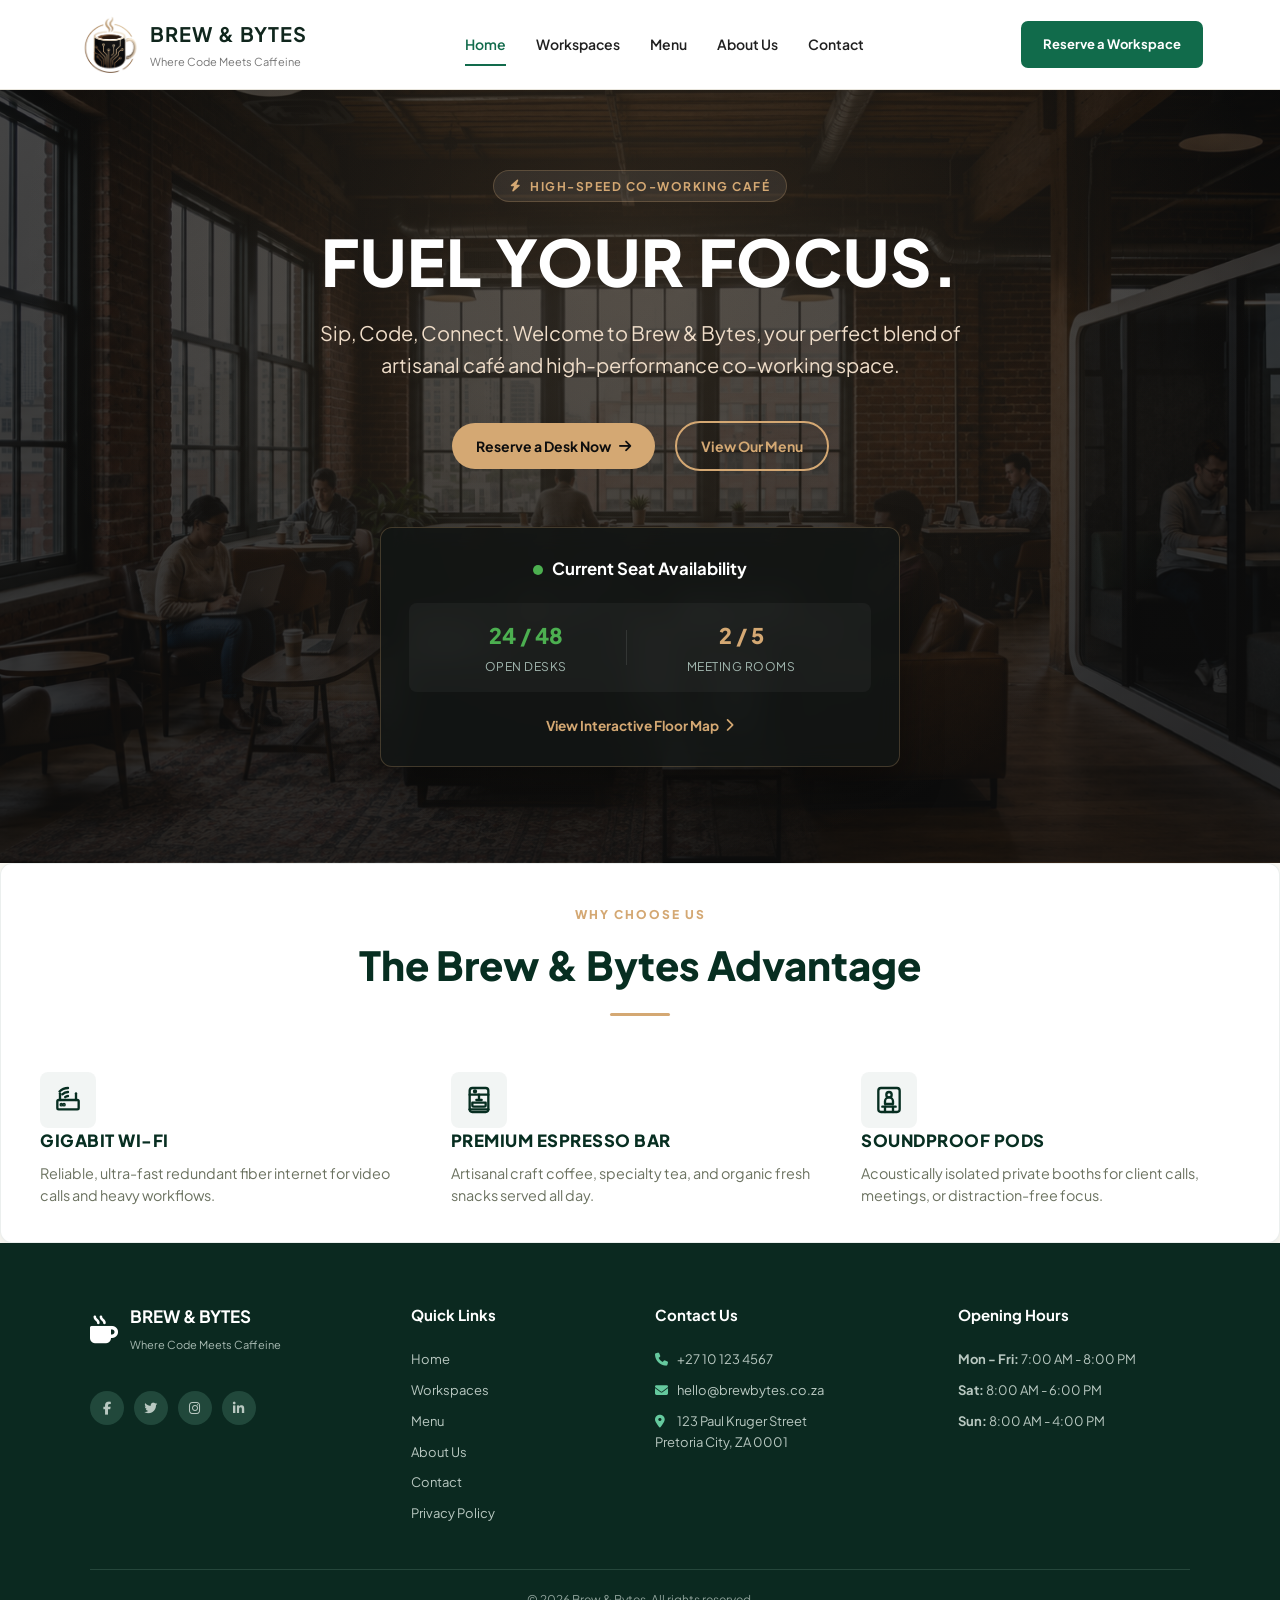
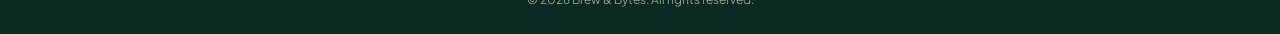
<file: index.html>
<!doctype html>
<html lang="en">
  <head>
    <meta charset="UTF-8" />
    <meta name="viewport" content="width=device-width, initial-scale=1.0" />
    <!-- SEO Meta Description -->
     <meta name="description" content="Brews & Bytes is Pretoria's premier co-working café combining lightning-fast Gigabit Wi-fi, soundproof pods, and an artisanal espresso bar.">
     <meta name="keywords" content="co-working Pretoria, coffee shop tech, workspace booking, espresso bar, Brew & Bytes">
    <title>Home | Brew & Bytes</title>
    <!-- Google Fonts for modern typography -->
    <link rel="preconnect" href="https://fonts.googleapis.com" />
    <link rel="preconnect" href="https://fonts.gstatic.com" crossorigin />
    <link
      href="https://fonts.googleapis.com/css2?family=Plus+Jakarta+Sans:wght@400;500;600;700;800&family=Playfair+Display:wght@600;700&display=swap"
      rel="stylesheet"
    />
    <!-- FontAwesome Icons -->
    <link
      rel="stylesheet"
      href="https://cdnjs.cloudflare.com/ajax/libs/font-awesome/6.4.0/css/all.min.css"
    />
    <!-- Custom Stylesheet -->
    <link rel="stylesheet" href="css_assets/styles.css" />
    <link rel="icon" type="image/png" href="images/black-logo.png" />
    <script src="js_assets/script.js"></script>
  </head>
  <body>
    <header class="ws-header">
      <div class="ws-brand">
        <img
          src="images/trans-logo.png"
          alt="Brew & Bytes Logo"
          class="ws-logo"
        />

        <div class="ws-brand-text">
          <h2>BREW & BYTES</h2>
          <span>Where Code Meets Caffeine</span>
        </div>
      </div>

      <nav class="ws-navigation">
        <a href="index.html" class="ws-active">Home</a>
        <a href="service.html">Workspaces</a>
        <a href="menu.html">Menu</a>
        <a href="about.html">About Us</a>
        <a href="contact.html">Contact</a>
      </nav>

      <a href="service.html" class="ws-main-button"> Reserve a Workspace </a>
    </header>

    <main>
      <section class="hero-banner">
        <div class="hero-overlay"></div>
        <div class="hero-container">
          <div class="hero-badge">
            <i class="fa-solid fa-bolt"></i> HIGH-SPEED CO-WORKING CAFÉ
          </div>

          <h1 class="hero-title">FUEL YOUR FOCUS.</h1>

          <p class="hero-subtitle">
            Sip, Code, Connect. Welcome to Brew & Bytes, your perfect blend of
            artisanal café and high-performance co-working space.
          </p>

          <!-- CTA Buttons -->
          <div class="hero-cta-group">
            <a href="service.html" class="btn btn-accent">
              Reserve a Desk Now <i class="fa-solid fa-arrow-right"></i>
            </a>
            <a href="menu.html" class="btn btn-outline"> View Our Menu </a>
          </div>

          <!-- Seat Availability Card -->
          <div class="availability-card">
            <div class="availability-header">
              <span class="status-pulse"></span>
              <h3>Current Seat Availability</h3>
            </div>
            <div class="availability-metrics">
              <div class="metric-item">
                <span class="metric-value green">24 / 48</span>
                <span class="metric-label">Open Desks</span>
              </div>
              <div class="metric-divider"></div>
              <div class="metric-item">
                <span class="metric-value gold">2 / 5</span>
                <span class="metric-label">Meeting Rooms</span>
              </div>
            </div>
            <a href="service.html" class="availability-link">
              View Interactive Floor Map
              <i class="fa-solid fa-chevron-right"></i>
            </a>
          </div>
        </div>
      </section>

      <section class="advantages-section">
        <div class="section-container">
          <div class="section-header">
            <span class="section-tag">WHY CHOOSE US</span>
            <h2 class="section-title">The Brew & Bytes Advantage</h2>
            <div class="section-divider"></div>
          </div>

          <div class="advantages-grid">
            <!-- Advantage 1: Gigabit Wi-Fi -->
            <div class="advantage-card">
              <div class="advantage-icon">
                <svg
                  viewBox="0 0 24 24"
                  fill="none"
                  stroke="currentColor"
                  stroke-width="1.75"
                  stroke-linecap="round"
                  stroke-linejoin="round"
                >
                  <path
                    d="M5 12h14a1 1 0 0 1 1 1v5a1 1 0 0 1-1 1H5a1 1 0 0 1-1-1v-5a1 1 0 0 1 1-1z"
                  />
                  <line x1="6" y1="12" x2="6" y2="7" />
                  <line x1="18" y1="12" x2="18" y2="7" />
                  <circle cx="7" cy="15.5" r="0.5" fill="currentColor" />
                  <circle cx="9" cy="15.5" r="0.5" fill="currentColor" />
                  <path d="M12 9a3 3 0 0 0-2.12.88" />
                  <path d="M12 6a6 6 0 0 0-4.24 1.76" />
                  <path d="M12 3a9 9 0 0 0-6.36 2.64" />
                </svg>
              </div>
              <div class="advantage-content">
                <h4>GIGABIT WI-FI</h4>
                <p>
                  Reliable, ultra-fast redundant fiber internet for video calls
                  and heavy workflows.
                </p>
              </div>
            </div>

            <!-- Advantage 2: Espresso Bar -->
            <div class="advantage-card">
              <div class="advantage-icon">
                <svg
                  viewBox="0 0 24 24"
                  fill="none"
                  stroke="currentColor"
                  stroke-width="1.75"
                  stroke-linecap="round"
                  stroke-linejoin="round"
                >
                  <rect x="5" y="3" width="14" height="18" rx="2" />
                  <line x1="5" y1="8" x2="19" y2="8" />
                  <circle cx="9" cy="5.5" r="0.75" fill="currentColor" />
                  <line x1="12" y1="8" x2="12" y2="12" />
                  <path d="M10 12h4" />
                  <path d="M8 17h8a1 1 0 0 0 1-1v-2H7v2a1 1 0 0 0 1 1z" />
                  <line x1="5" y1="19" x2="19" y2="19" />
                </svg>
              </div>
              <div class="advantage-content">
                <h4>PREMIUM ESPRESSO BAR</h4>
                <p>
                  Artisanal craft coffee, specialty tea, and organic fresh
                  snacks served all day.
                </p>
              </div>
            </div>

            <!-- Advantage 3: Soundproof Pods -->
            <div class="advantage-card">
              <div class="advantage-icon">
                <svg
                  viewBox="0 0 24 24"
                  fill="none"
                  stroke="currentColor"
                  stroke-width="1.75"
                  stroke-linecap="round"
                  stroke-linejoin="round"
                >
                  <rect x="4" y="3" width="16" height="18" rx="2" />
                  <circle cx="12" cy="8" r="2" />
                  <path d="M9 13a3 3 0 0 1 6 0v2H9v-2z" />
                  <line x1="7" y1="17" x2="17" y2="17" />
                  <line x1="9" y1="17" x2="9" y2="21" />
                  <line x1="15" y1="17" x2="15" y2="21" />
                </svg>
              </div>
              <div class="advantage-content">
                <h4>SOUNDPROOF PODS</h4>
                <p>
                  Acoustically isolated private booths for client calls,
                  meetings, or distraction-free focus.
                </p>
              </div>
            </div>
          </div>
        </div>
      </section>
    </main>

    <footer class="ws-footer">
      <div class="ws-footer-container">
        <!-- BRAND -->

        <div class="ws-footer-column ws-footer-brand">
          <div class="ws-footer-logo">
            <i class="fa-solid fa-mug-hot"></i>

            <div>
              <h3>BREW & BYTES</h3>
              <span>Where Code Meets Caffeine</span>
            </div>
          </div>

          <div class="ws-socials">
            <a href="#"><i class="fa-brands fa-facebook-f"></i></a>
            <a href="#"><i class="fa-brands fa-twitter"></i></a>
            <a href="#"><i class="fa-brands fa-instagram"></i></a>
            <a href="#"><i class="fa-brands fa-linkedin-in"></i></a>
          </div>
        </div>

        <!-- LINKS -->

        <div class="ws-footer-column">
          <h4>Quick Links</h4>

          <a href="index.html">Home</a>
          <a href="service.html">Workspaces</a>
          <a href="menu.html">Menu</a>
          <a href="about.html">About Us</a>
          <a href="contact.html">Contact</a>
          <a href="privacypolicy.html">Privacy Policy</a>
        </div>

        <!-- CONTACT -->

        <div class="ws-footer-column">
          <h4>Contact Us</h4>

          <p>
            <i class="fa-solid fa-phone"></i>
            +27 10 123 4567
          </p>

          <p>
            <i class="fa-solid fa-envelope"></i>
            hello@brewbytes.co.za
          </p>

          <p>
            <i class="fa-solid fa-location-dot"></i>
            123 Paul Kruger Street<br />
            Pretoria City, ZA 0001
          </p>
        </div>

        <!-- HOURS -->

        <div class="ws-footer-column">
          <h4>Opening Hours</h4>

          <p><strong>Mon - Fri:</strong> 7:00 AM - 8:00 PM</p>
          <p><strong>Sat:</strong> 8:00 AM - 6:00 PM</p>
          <p><strong>Sun:</strong> 8:00 AM - 4:00 PM</p>
        </div>
      </div>

      <div class="ws-copyright">© 2026 Brew & Bytes. All rights reserved.</div>
    </footer>
  </body>
</html>
</file>
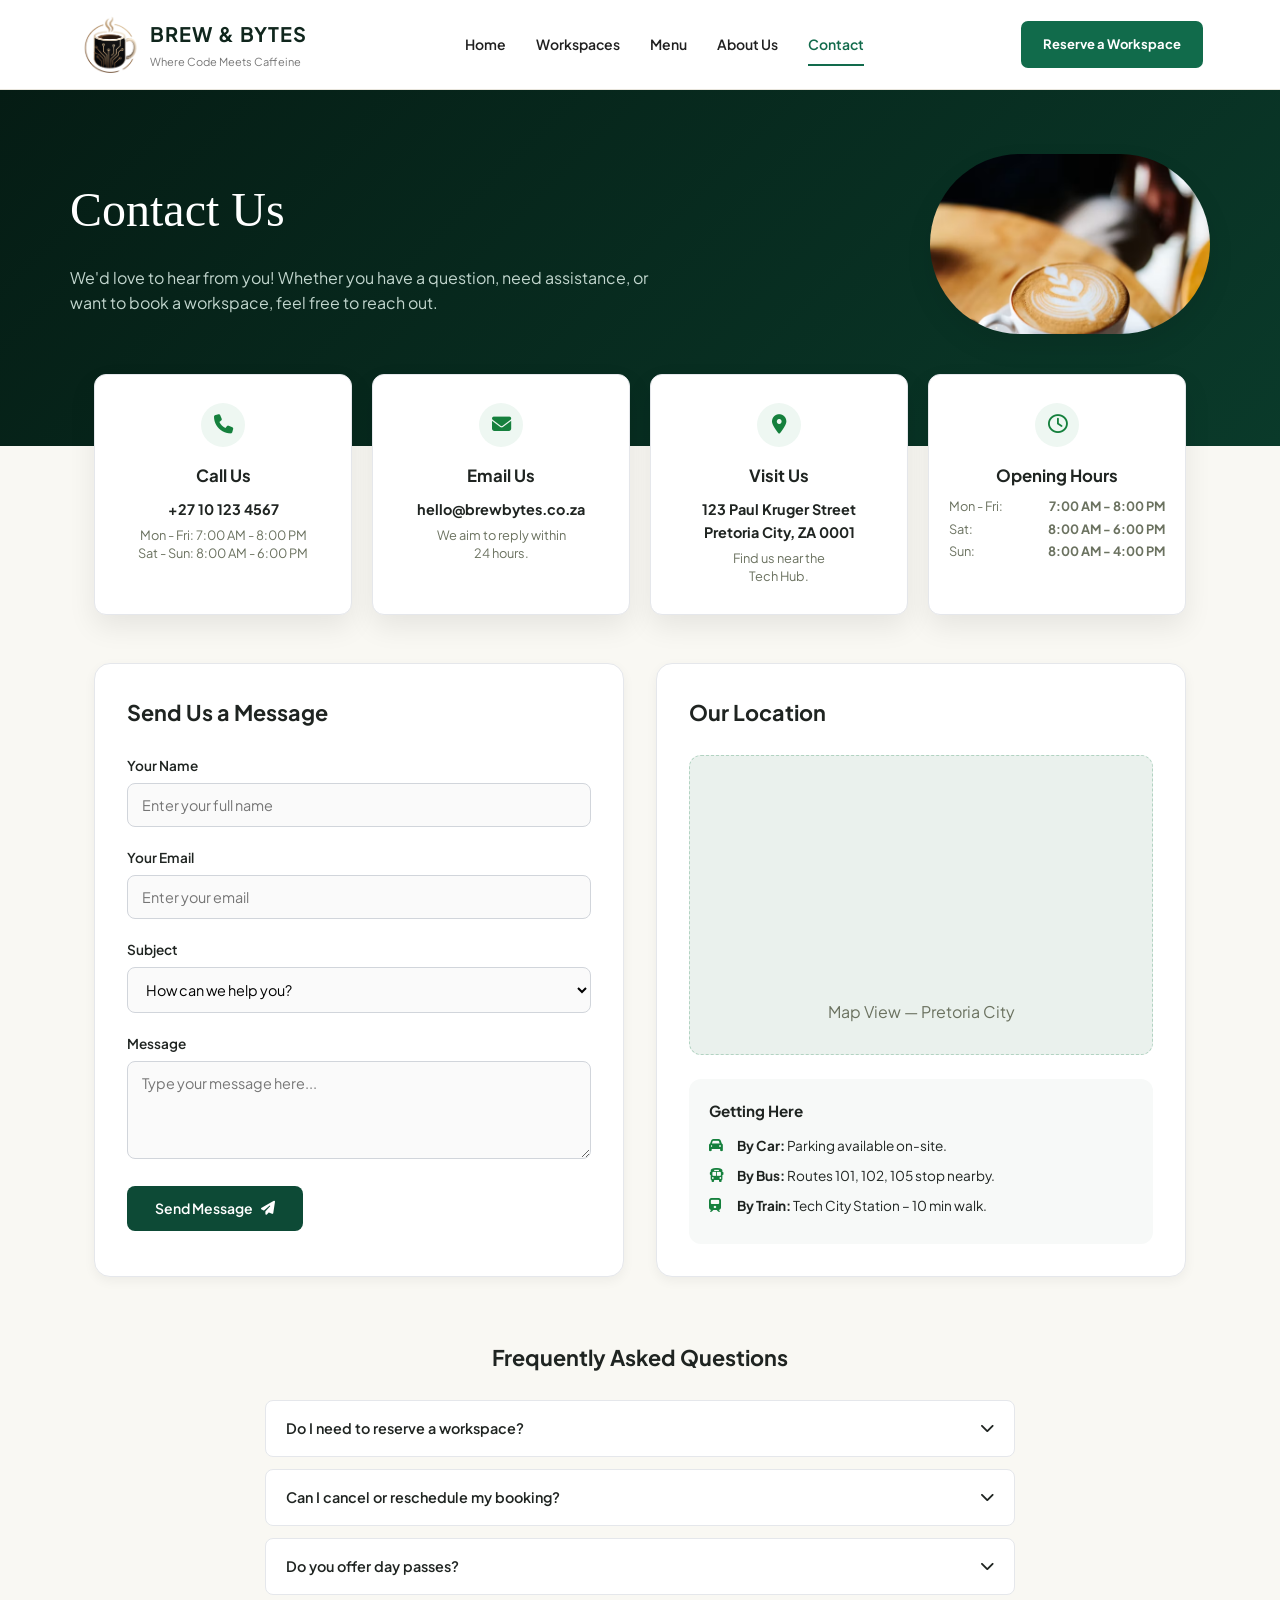
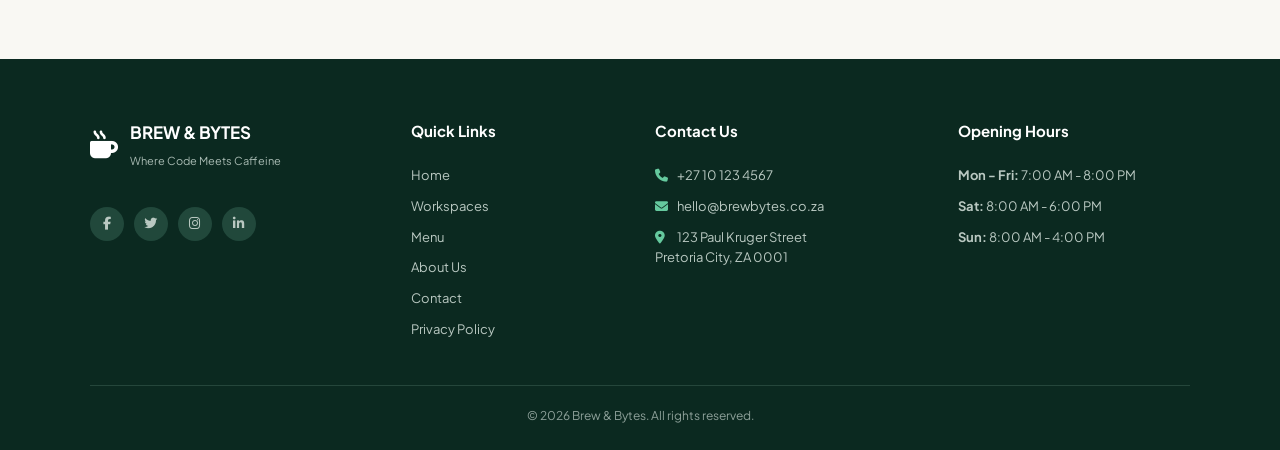
<file: contact.html>
<!doctype html>
<html lang="en">
  <head>
    <meta charset="UTF-8" />
    <meta name="viewport" content="width=device-width, initial-scale=1.0" />
    <!-- SEO Meta Description -->
     <meta name="description" content="Brews & Bytes is Pretoria's premier co-working café combining lightning-fast Gigabit Wi-fi, soundproof pods, and an artisanal espresso bar.">
     <meta name="keywords" content="co-working Pretoria, coffee shop tech, workspace booking, espresso bar, Brew & Bytes">
    <title>Contact Us | Brew & Bytes</title>
    <!-- Google Fonts for modern typography -->
    <link rel="preconnect" href="https://fonts.googleapis.com" />
    <link rel="preconnect" href="https://fonts.gstatic.com" crossorigin />
    <link
      href="https://fonts.googleapis.com/css2?family=Plus+Jakarta+Sans:wght@400;500;600;700;800&family=Playfair+Display:wght@600;700&display=swap"
      rel="stylesheet"
    />
    <link rel="stylesheet" href="css_assets/styles.css" />
    <link
      rel="stylesheet"
      href="https://cdnjs.cloudflare.com/ajax/libs/font-awesome/6.4.0/css/all.min.css"
    />
    <link rel="icon" type="image/png" href="images/black-logo.png" />
    <script src="js_assets/script.js"></script>
  </head>
  <body>
    <!-- UNCHANGED HEADER SECTION -->
    <header class="ws-header">
      <div class="ws-brand">
        <img
          src="images/trans-logo.png"
          alt="Brews & Bytes Logo"
          class="ws-logo"
        />

        <div class="ws-brand-text">
          <h2>BREW & BYTES</h2>
          <span>Where Code Meets Caffeine</span>
        </div>
      </div>

      <nav class="ws-navigation">
        <a href="index.html">Home</a>
        <a href="service.html">Workspaces</a>
        <a href="menu.html">Menu</a>
        <a href="about.html">About Us</a>
        <a href="contact.html" class="ws-active">Contact</a>
      </nav>

      <a href="service.html" class="ws-main-button"> Reserve a Workspace </a>
    </header>

    <main>
      <!-- Dark Green Hero Banner -->
      <section class="contact-hero">
        <div class="contact-hero-container">
          <div class="contact-hero-text">
            <h1>Contact Us</h1>
            <p>
              We'd love to hear from you! Whether you have a question, need
              assistance, or want to book a workspace, feel free to reach out.
            </p>
          </div>
          <div class="contact-hero-image">
            <img src="images/latte-cup.png" alt="Coffee Cup" />
          </div>
        </div>
      </section>

      <div class="contact-content-wrapper">
        <!-- 4 Overlapping Info Cards -->
        <section class="contact-cards-grid">
          <div class="info-card">
            <div class="card-icon"><i class="fa-solid fa-phone"></i></div>
            <h3>Call Us</h3>
            <p class="highlight-text">+27 10 123 4567</p>
            <p class="sub-text">Mon - Fri: 7:00 AM - 8:00 PM</p>
            <p class="sub-text">Sat - Sun: 8:00 AM - 6:00 PM</p>
          </div>

          <div class="info-card">
            <div class="card-icon"><i class="fa-solid fa-envelope"></i></div>
            <h3>Email Us</h3>
            <p class="highlight-text">hello@brewbytes.co.za</p>
            <p class="sub-text">We aim to reply within<br />24 hours.</p>
          </div>

          <div class="info-card">
            <div class="card-icon">
              <i class="fa-solid fa-location-dot"></i>
            </div>
            <h3>Visit Us</h3>
            <p class="highlight-text">
              123 Paul Kruger Street<br />Pretoria City, ZA 0001
            </p>
            <p class="sub-text">Find us near the<br />Tech Hub.</p>
          </div>

          <div class="info-card">
            <div class="card-icon"><i class="fa-regular fa-clock"></i></div>
            <h3>Opening Hours</h3>
            <p class="sub-text flex-row">
              <span>Mon - Fri:</span> <b>7:00 AM - 8:00 PM</b>
            </p>
            <p class="sub-text flex-row">
              <span>Sat:</span> <b>8:00 AM - 6:00 PM</b>
            </p>
            <p class="sub-text flex-row">
              <span>Sun:</span> <b>8:00 AM - 4:00 PM</b>
            </p>
          </div>
        </section>

        <!-- Form & Location Section -->
        <section class="form-location-grid">
          
          <!-- Message Form -->
          <div class="form-card">
            <h2>Send Us a Message</h2>
            <form id="contactForm">
              <div class="form-group">
                <label for="name">Your Name</label>
                <input
                  type="text"
                  id="name"
                  placeholder="Enter your full name"
                />
                <small id="nameError" class="error-text" style="color: red; font-size: 11px; display: none;"></small>
              </div>

              <div class="form-group">
                <label for="email">Your Email</label>
                <input
                  type="email"
                  id="email"
                  placeholder="Enter your email"
                />
                <small id="emailError" class="error-text" style="color: red; font-size: 11px; display: none;"></small>
              </div>

              <div class="form-group">
                <label for="subject">Subject</label>
                <select id="subject">
                  <option value="" disabled selected>
                    How can we help you?
                  </option>
                  <option value="Workspace Booking">Workspace Booking</option>
                  <option value="General Inquiry">General Inquiry</option>
                </select>
                <small id="subjectError" class="error-text" style="color: red; font-size: 11px; display: none;"></small>
              </div>

              <div class="form-group">
                <label for="message">Message</label>
                <textarea
                  id="message"
                  rows="4"
                  placeholder="Type your message here..."
                ></textarea>
                <small id="messageError" class="error-text" style="color: red; font-size: 11px; display: none;"></small>
              </div>

              <button type="submit" class="btn btn-submit">
                Send Message <i class="fa-solid fa-paper-plane"></i>
              </button>
              <p id="formSuccess" style="color: green; font-size: 13px; margin-top: 10px; display: none; font-weight: bold;"></p>
            </form>
          </div>

          <!-- Location Details -->
          <div class="location-card">
            <h2>Our Location</h2>

            <!-- Styled Map Box -->
            <div class="map-box">
              <div class="map-pin-pulse">
                <iframe src="https://www.google.com/maps/embed?pb=!1m18!1m12!1m3!1d3593.6845072485576!2d28.18761327519462!3d-25.74794487736046!2m3!1f0!2f0!3f0!3m2!1i1024!2i768!4f13.1!3m3!1m2!1s0x1e9561eb88fde125%3A0xa6b2b426ca41034!2sRosebank%20College%20Pretoria%20Campus!5e0!3m2!1sen!2sza!4v1789370338239!5m2!1sen!2sza" width="400" height="200" style="border:0;" allowfullscreen="" loading="lazy" referrerpolicy="strict-origin-when-cross-origin"></iframe>
              </div>
              <span>Map View — Pretoria City</span>
            </div>

            <!-- Getting Here Box -->
            <div class="getting-here-box">
              <h3>Getting Here</h3>
              <ul>
                <li>
                  <i class="fa-solid fa-car"></i>
                  <span><b>By Car:</b> Parking available on-site.</span>
                </li>
                <li>
                  <i class="fa-solid fa-bus"></i>
                  <span><b>By Bus:</b> Routes 101, 102, 105 stop nearby.</span>
                </li>
                <li>
                  <i class="fa-solid fa-train"></i>
                  <span><b>By Train:</b> Tech City Station – 10 min walk.</span>
                </li>
              </ul>
            </div>
          </div>
        </section>

        <!-- FAQ Section -->
        <section class="faq-section">
          <h2>Frequently Asked Questions</h2>
          <div class="faq-list">
            <details class="faq-item">
              <summary>
                Do I need to reserve a workspace?
                <i class="fa-solid fa-chevron-down"></i>
              </summary>
              <p>
                Walk-ins are welcome, but we recommend booking in advance during
                peak hours (10:00 AM - 3:00 PM) to guarantee a desk.
              </p>
            </details>

            <details class="faq-item">
              <summary>
                Can I cancel or reschedule my booking?
                <i class="fa-solid fa-chevron-down"></i>
              </summary>
              <p>
                Yes, cancellations or rescheduling can be made up to 2 hours
                prior to your slot via your account dashboard or by calling us.
              </p>
            </details>

            <details class="faq-item">
              <summary>
                Do you offer day passes?
                <i class="fa-solid fa-chevron-down"></i>
              </summary>
              <p>
                We offer flexible hourly rates, full-day passes, and monthly
                memberships designed to fit your schedule.
              </p>
            </details>
          </div>
        </section>
      </div>
    </main>

    <!-- Footer -->
    <footer class="ws-footer">
      <div class="ws-footer-container">
        <!-- BRAND -->

        <div class="ws-footer-column ws-footer-brand">
          <div class="ws-footer-logo">
            <i class="fa-solid fa-mug-hot"></i>

            <div>
              <h3>BREW & BYTES</h3>
              <span>Where Code Meets Caffeine</span>
            </div>
          </div>

          <div class="ws-socials">
            <a href="#"><i class="fa-brands fa-facebook-f"></i></a>
            <a href="#"><i class="fa-brands fa-twitter"></i></a>
            <a href="#"><i class="fa-brands fa-instagram"></i></a>
            <a href="#"><i class="fa-brands fa-linkedin-in"></i></a>
          </div>
        </div>

        <!-- LINKS -->

        <div class="ws-footer-column">
          <h4>Quick Links</h4>

          <a href="index.html">Home</a>
          <a href="service.html">Workspaces</a>
          <a href="menu.html">Menu</a>
          <a href="about.html">About Us</a>
          <a href="contact.html">Contact</a>
          <a href="privacypolicy.html">Privacy Policy</a>
        </div>

        <!-- CONTACT -->

        <div class="ws-footer-column">
          <h4>Contact Us</h4>

          <p>
            <i class="fa-solid fa-phone"></i>
            +27 10 123 4567
          </p>

          <p>
            <i class="fa-solid fa-envelope"></i>
            hello@brewbytes.co.za
          </p>

          <p>
            <i class="fa-solid fa-location-dot"></i>
            123 Paul Kruger Street<br />
            Pretoria City, ZA 0001
          </p>
        </div>

        <!-- HOURS -->

        <div class="ws-footer-column">
          <h4>Opening Hours</h4>

          <p><strong>Mon - Fri:</strong> 7:00 AM - 8:00 PM</p>
          <p><strong>Sat:</strong> 8:00 AM - 6:00 PM</p>
          <p><strong>Sun:</strong> 8:00 AM - 4:00 PM</p>
        </div>
      </div>

      <div class="ws-copyright">© 2026 Brew & Bytes. All rights reserved.</div>
    </footer>
  </body>
</html>
</file>
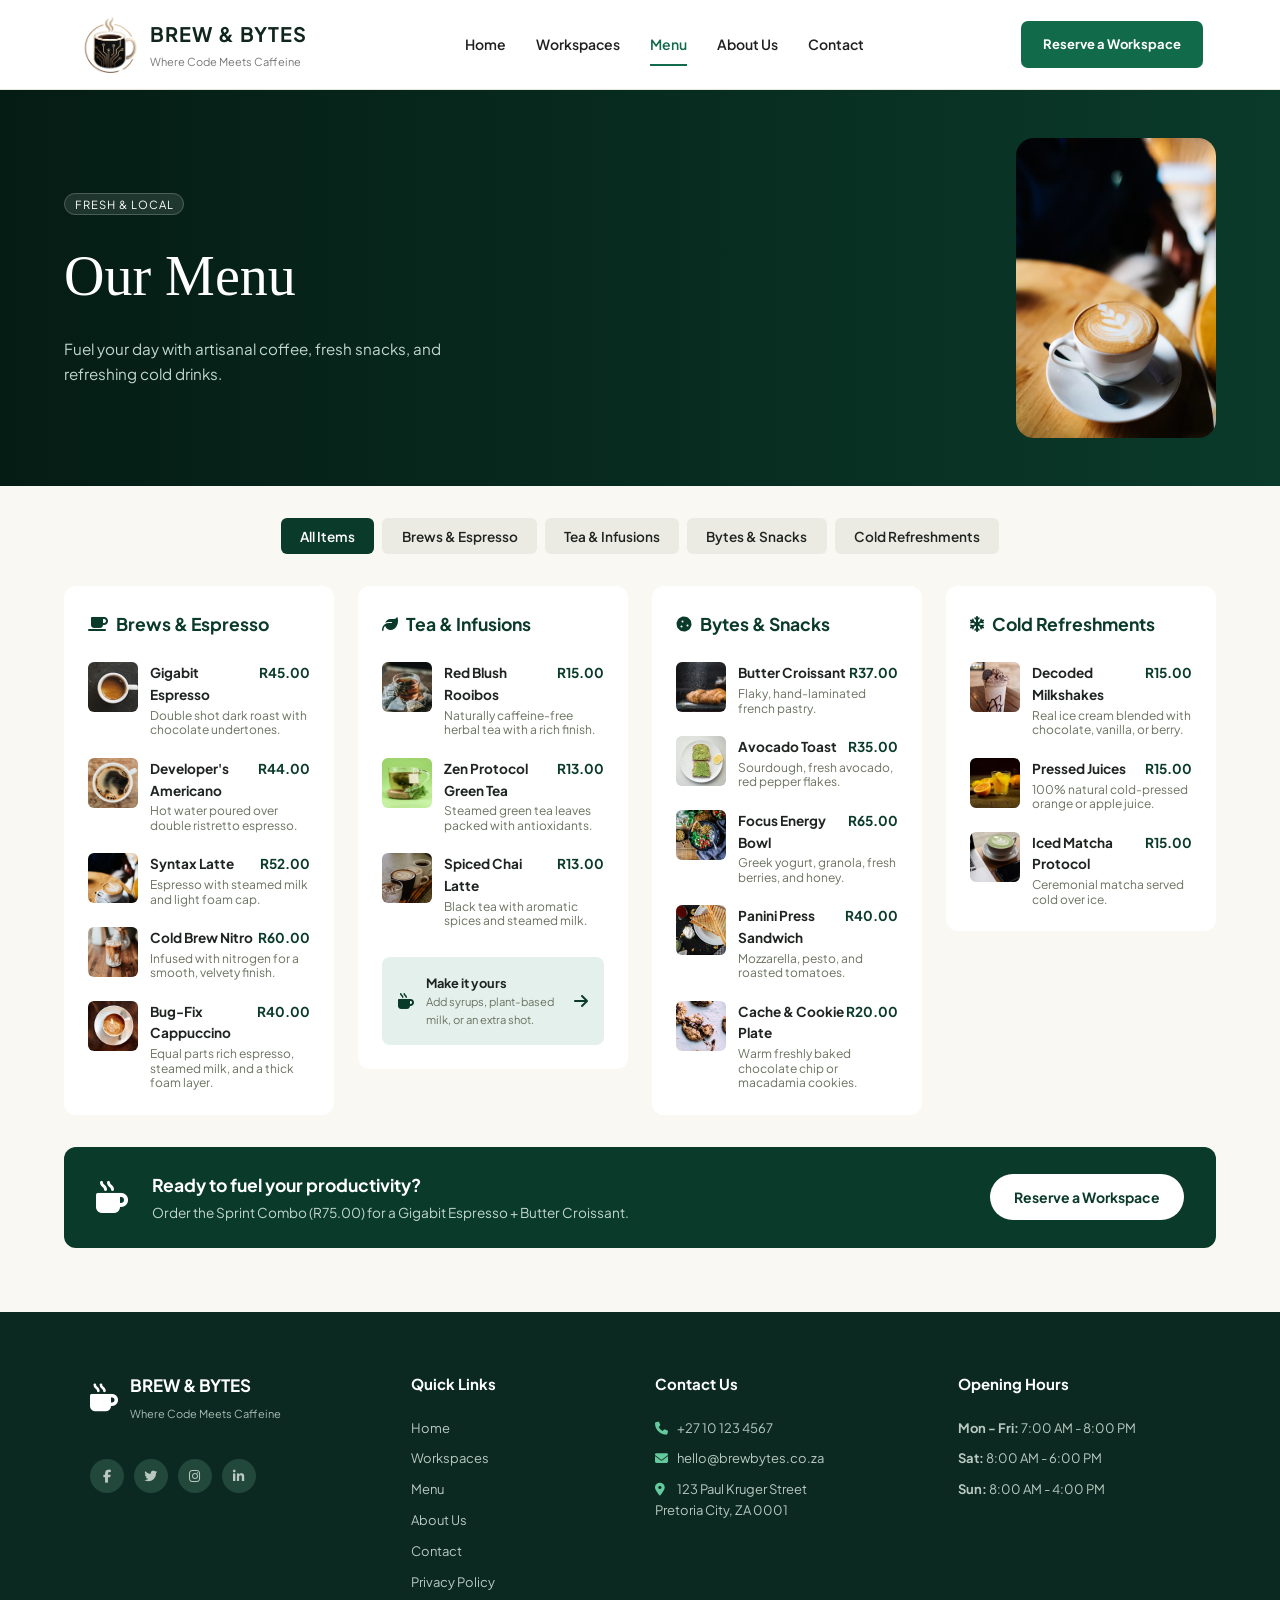
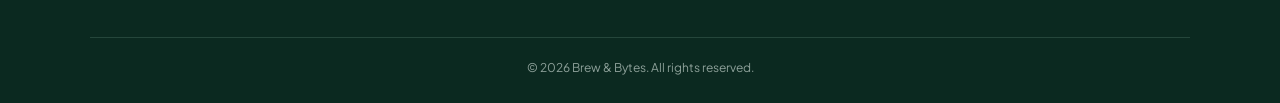
<file: menu.html>
<!doctype html>
<html lang="en">
  <head>
    <meta charset="UTF-8" />
    <meta name="viewport" content="width=device-width, initial-scale=1.0" />
    <!-- SEO Meta Description -->
     <meta name="description" content="Brews & Bytes is Pretoria's premier co-working café combining lightning-fast Gigabit Wi-fi, soundproof pods, and an artisanal espresso bar.">
     <meta name="keywords" content="co-working Pretoria, coffee shop tech, workspace booking, espresso bar, Brew & Bytes">
    <title>Menu | Brew & Bytes</title>
    <!-- Google Fonts for modern typography -->
    <link rel="preconnect" href="https://fonts.googleapis.com" />
    <link rel="preconnect" href="https://fonts.gstatic.com" crossorigin />
    <link
      href="https://fonts.googleapis.com/css2?family=Plus+Jakarta+Sans:wght@400;500;600;700;800&family=Playfair+Display:wght@600;700&display=swap"
      rel="stylesheet"
    />
    <link rel="stylesheet" href="css_assets/styles.css" />
    <link
      rel="stylesheet"
      href="https://cdnjs.cloudflare.com/ajax/libs/font-awesome/6.4.0/css/all.min.css"
    />
    <link rel="icon" type="image/png" href="images/black-logo.png" />
    <script src="js_assets/script.js"></script>
  </head>
  <body>
    <header class="ws-header">
      <div class="ws-brand">
        <img
          src="images/trans-logo.png"
          alt="Brews & Bytes Logo"
          class="ws-logo"
        />

        <div class="ws-brand-text">
          <h2>BREW & BYTES</h2>
          <span>Where Code Meets Caffeine</span>
        </div>
      </div>

      <nav class="ws-navigation">
        <a href="index.html">Home</a>
        <a href="service.html">Workspaces</a>
        <a href="menu.html" class="ws-active">Menu</a>
        <a href="about.html">About Us</a>
        <a href="contact.html">Contact</a>
      </nav>

      <a href="service.html" class="ws-main-button"> Reserve a Workspace </a>
    </header>

    <section class="hero">
      <div class="hero-content">
        <span class="tag">FRESH & LOCAL</span>
        <h1>Our Menu</h1>
        <p>
          Fuel your day with artisanal coffee, fresh snacks, and refreshing cold
          drinks.
        </p>
      </div>
      <div class="hero-image">
        <img src="images/latte-cup.png" alt="Coffee Cup" />
      </div>
    </section>

    <main class="menu-section">
      <div class="filter-tabs">
        <button class="tab active">All Items</button>
        <button class="tab">Brews & Espresso</button>
        <button class="tab">Tea & Infusions</button>
        <button class="tab">Bytes & Snacks</button>
        <button class="tab">Cold Refreshments</button>
      </div>

      <div class="menu-grid">
        <div class="menu-card">
          <div class="card-header">
            <i class="fa-solid fa-mug-saucer"></i>
            <h3>Brews & Espresso</h3>
          </div>
          <div class="menu-items">
            <div class="menu-item">
              <img src="images/mug-view-up.jpeg" alt="Gigabit Espresso" />
              <div class="item-details">
                <div class="item-title">
                  <span>Gigabit Espresso</span><span class="price">R45.00</span>
                </div>
                <p>Double shot dark roast with chocolate undertones.</p>
              </div>
            </div>
            <div class="menu-item">
              <img src="images/americano.jpeg" alt="Developer's Americano" />
              <div class="item-details">
                <div class="item-title">
                  <span>Developer's Americano</span
                  ><span class="price">R44.00</span>
                </div>
                <p>Hot water poured over double ristretto espresso.</p>
              </div>
            </div>
            <div class="menu-item">
              <img src="images/latte-menu.jpeg" alt="Syntax Latte" />
              <div class="item-details">
                <div class="item-title">
                  <span>Syntax Latte</span><span class="price">R52.00</span>
                </div>
                <p>Espresso with steamed milk and light foam cap.</p>
              </div>
            </div>
            <div class="menu-item">
              <img src="images/nitro.jpeg" alt="Cold Brew Nitro" />
              <div class="item-details">
                <div class="item-title">
                  <span>Cold Brew Nitro</span><span class="price">R60.00</span>
                </div>
                <p>Infused with nitrogen for a smooth, velvety finish.</p>
              </div>
            </div>
            <div class="menu-item">
              <img src="images/cappucino.png" alt="Bug-Fix Cappuccino" />
              <div class="item-details">
                <div class="item-title">
                  <span>Bug-Fix Cappuccino</span
                  ><span class="price">R40.00</span>
                </div>
                <p>
                  Equal parts rich espresso, steamed milk, and a thick foam
                  layer.
                </p>
              </div>
            </div>
          </div>
        </div>

        <div class="menu-card">
          <div class="card-header">
            <i class="fa-solid fa-leaf"></i>
            <h3>Tea & Infusions</h3>
          </div>
          <div class="menu-items">
            <div class="menu-item">
              <img src="images/rooibos.png" alt="Red Blush Rooibos" />
              <div class="item-details">
                <div class="item-title">
                  <span>Red Blush Rooibos</span
                  ><span class="price">R15.00</span>
                </div>
                <p>Naturally caffeine-free herbal tea with a rich finish.</p>
              </div>
            </div>
            <div class="menu-item">
              <img src="images/green-tea.jpg" alt="Zen Protocol Green Tea" />
              <div class="item-details">
                <div class="item-title">
                  <span>Zen Protocol Green Tea</span
                  ><span class="price">R13.00</span>
                </div>
                <p>Steamed green tea leaves packed with antioxidants.</p>
              </div>
            </div>
            <div class="menu-item">
              <img src="images/chai-latte.png" alt="Spiced Chai Latte" />
              <div class="item-details">
                <div class="item-title">
                  <span>Spiced Chai Latte</span
                  ><span class="price">R13.00</span>
                </div>
                <p>Black tea with aromatic spices and steamed milk.</p>
              </div>
            </div>
            <div class="promo-box">
              <i class="fa-solid fa-mug-hot"></i>
              <div>
                <strong>Make it yours</strong>
                <p>Add syrups, plant-based milk, or an extra shot.</p>
              </div>
              <i class="fa-solid fa-arrow-right arrow"></i>
            </div>
          </div>
        </div>

        <div class="menu-card">
          <div class="card-header">
            <i class="fa-solid fa-cookie"></i>
            <h3>Bytes & Snacks</h3>
          </div>
          <div class="menu-items">
            <div class="menu-item">
              <img src="images/croissant.png" alt="Butter Croissant" />
              <div class="item-details">
                <div class="item-title">
                  <span>Butter Croissant</span><span class="price">R37.00</span>
                </div>
                <p>Flaky, hand-laminated french pastry.</p>
              </div>
            </div>
            <div class="menu-item">
              <img src="images/toast.png" alt="Avocado Toast" />
              <div class="item-details">
                <div class="item-title">
                  <span>Avocado Toast</span><span class="price">R35.00</span>
                </div>
                <p>Sourdough, fresh avocado, red pepper flakes.</p>
              </div>
            </div>
            <div class="menu-item">
              <img src="images/energy-bowl.jpeg" alt="Focus Energy Bowl" />
              <div class="item-details">
                <div class="item-title">
                  <span>Focus Energy Bowl</span
                  ><span class="price">R65.00</span>
                </div>
                <p>Greek yogurt, granola, fresh berries, and honey.</p>
              </div>
            </div>
            <div class="menu-item">
              <img src="images/panini.png" alt="Panini Press Sandwich" />
              <div class="item-details">
                <div class="item-title">
                  <span>Panini Press Sandwich</span
                  ><span class="price">R40.00</span>
                </div>
                <p>Mozzarella, pesto, and roasted tomatoes.</p>
              </div>
            </div>
            <div class="menu-item">
              <img src="images/cookie.jpeg" alt="Cache & Cookie Plate" />
              <div class="item-details">
                <div class="item-title">
                  <span>Cache & Cookie Plate</span
                  ><span class="price">R20.00</span>
                </div>
                <p>Warm freshly baked chocolate chip or macadamia cookies.</p>
              </div>
            </div>
          </div>
        </div>

        <div class="menu-card">
          <div class="card-header">
            <i class="fa-solid fa-snowflake"></i>
            <h3>Cold Refreshments</h3>
          </div>
          <div class="menu-items">
            <div class="menu-item">
              <img src="images/milkshake.png" alt="Decoded Milkshakes" />
              <div class="item-details">
                <div class="item-title">
                  <span>Decoded Milkshakes</span
                  ><span class="price">R15.00</span>
                </div>
                <p>Real ice cream blended with chocolate, vanilla, or berry.</p>
              </div>
            </div>
            <div class="menu-item">
              <img src="images/juice.png" alt="Pressed Juices" />
              <div class="item-details">
                <div class="item-title">
                  <span>Pressed Juices</span><span class="price">R15.00</span>
                </div>
                <p>100% natural cold-pressed orange or apple juice.</p>
              </div>
            </div>
            <div class="menu-item">
              <img src="images/matcha.jpeg" alt="Iced Matcha Protocol" />
              <div class="item-details">
                <div class="item-title">
                  <span>Iced Matcha Protocol</span
                  ><span class="price">R15.00</span>
                </div>
                <p>Ceremonial matcha served cold over ice.</p>
              </div>
            </div>
          </div>
        </div>
      </div>

      <div class="banner">
        <div class="banner-text">
          <i class="fa-solid fa-mug-hot banner-icon"></i>
          <div>
            <h3>Ready to fuel your productivity?</h3>
            <p>
              Order the Sprint Combo (R75.00) for a Gigabit Espresso + Butter
              Croissant.
            </p>
          </div>
        </div>
        <a href="#" class="btn btn-secondary">Reserve a Workspace</a>
      </div>
    </main>

    <footer class="ws-footer">
      <div class="ws-footer-container">
        <!-- BRAND -->

        <div class="ws-footer-column ws-footer-brand">
          <div class="ws-footer-logo">
            <i class="fa-solid fa-mug-hot"></i>

            <div>
              <h3>BREW & BYTES</h3>
              <span>Where Code Meets Caffeine</span>
            </div>
          </div>

          <div class="ws-socials">
            <a href="#"><i class="fa-brands fa-facebook-f"></i></a>
            <a href="#"><i class="fa-brands fa-twitter"></i></a>
            <a href="#"><i class="fa-brands fa-instagram"></i></a>
            <a href="#"><i class="fa-brands fa-linkedin-in"></i></a>
          </div>
        </div>

        <!-- LINKS -->

        <div class="ws-footer-column">
          <h4>Quick Links</h4>

          <a href="index.html">Home</a>
          <a href="service.html">Workspaces</a>
          <a href="menu.html">Menu</a>
          <a href="about.html">About Us</a>
          <a href="contact.html">Contact</a>
          <a href="privacypolicy.html">Privacy Policy</a>
        </div>

        <!-- CONTACT -->

        <div class="ws-footer-column">
          <h4>Contact Us</h4>

          <p>
            <i class="fa-solid fa-phone"></i>
            +27 10 123 4567
          </p>

          <p>
            <i class="fa-solid fa-envelope"></i>
            hello@brewbytes.co.za
          </p>

          <p>
            <i class="fa-solid fa-location-dot"></i>
            123 Paul Kruger Street<br />
            Pretoria City, ZA 0001
          </p>
        </div>

        <!-- HOURS -->

        <div class="ws-footer-column">
          <h4>Opening Hours</h4>

          <p><strong>Mon - Fri:</strong> 7:00 AM - 8:00 PM</p>
          <p><strong>Sat:</strong> 8:00 AM - 6:00 PM</p>
          <p><strong>Sun:</strong> 8:00 AM - 4:00 PM</p>
        </div>
      </div>

      <div class="ws-copyright">© 2026 Brew & Bytes. All rights reserved.</div>
    </footer>
  </body>
</html>
</file>
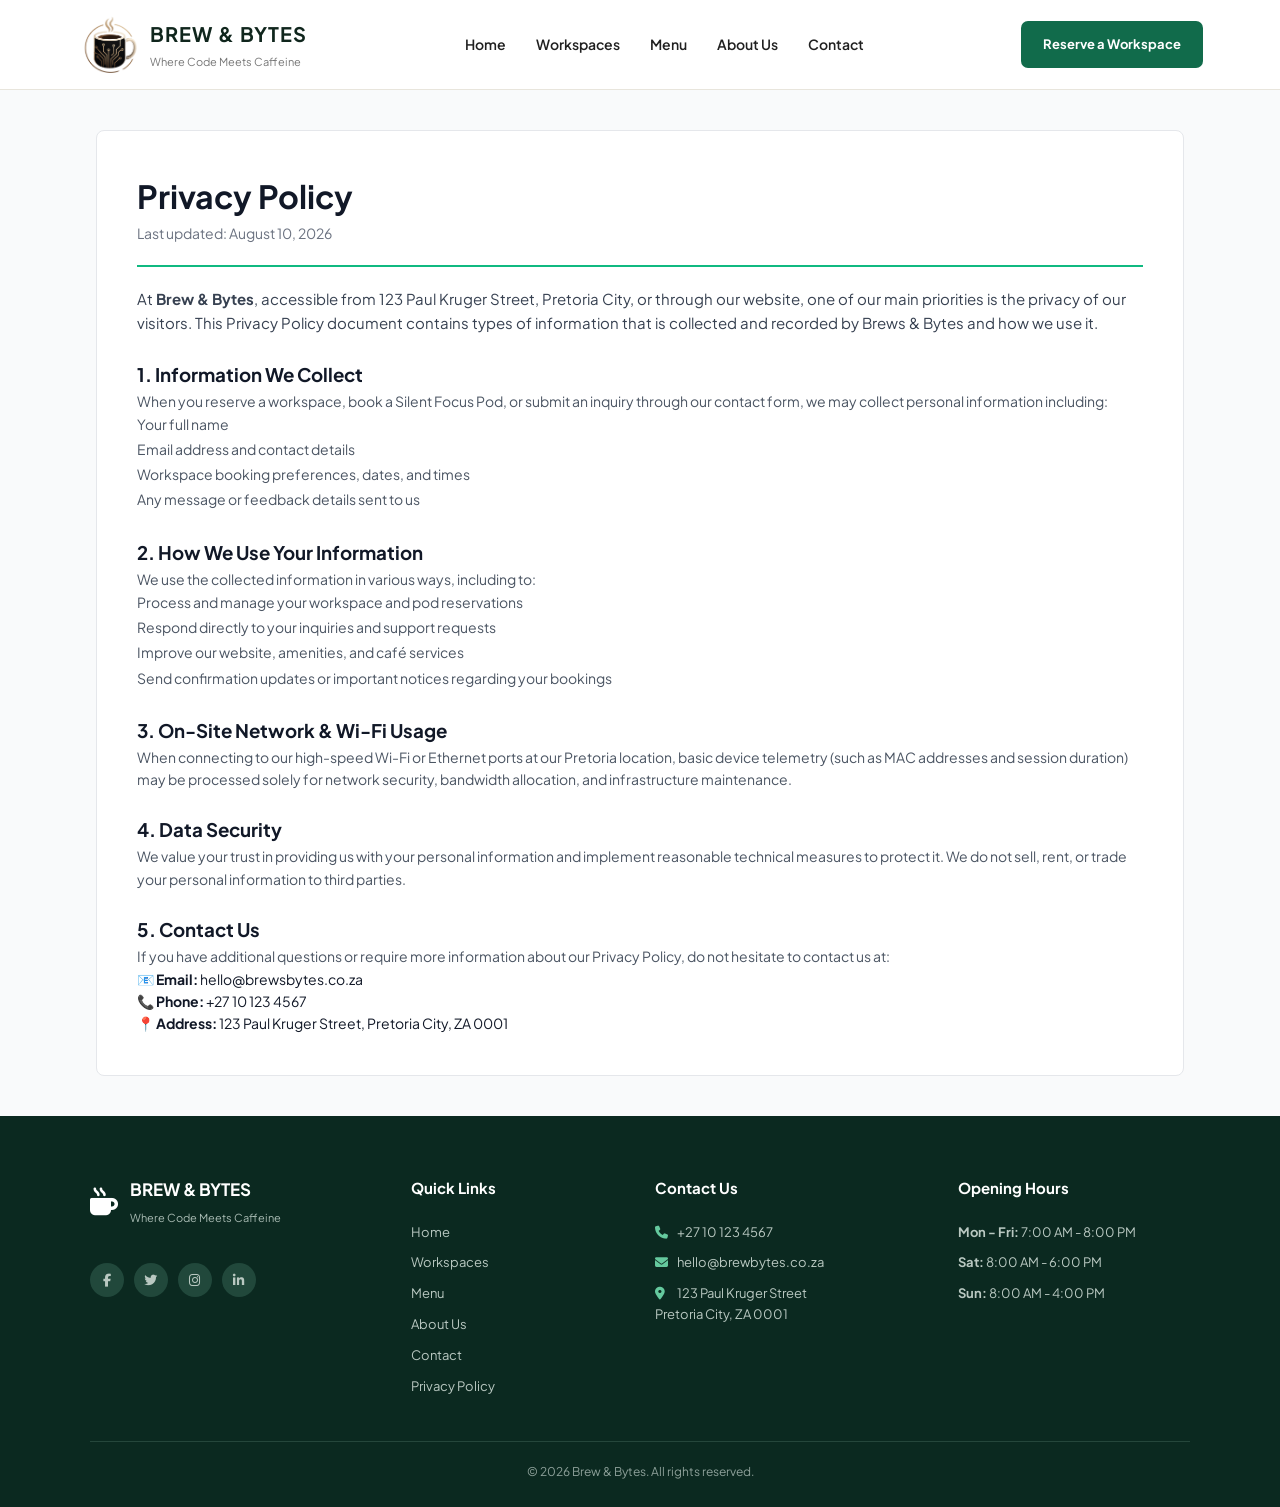
<file: privacypolicy.html>
<!doctype html>
<html lang="en">
  <head>
    <meta charset="UTF-8" />
    <meta name="viewport" content="width=device-width, initial-scale=1.0" />
    <!-- SEO Meta Description -->
     <meta name="description" content="Brews & Bytes is Pretoria's premier co-working café combining lightning-fast Gigabit Wi-fi, soundproof pods, and an artisanal espresso bar.">
     <meta name="keywords" content="co-working Pretoria, coffee shop tech, workspace booking, espresso bar, Brew & Bytes">
    <title>Privacy Policy | Brew & Bytes</title>
    <!-- Google Fonts for modern typography -->
    <link rel="preconnect" href="https://fonts.googleapis.com" />
    <link rel="preconnect" href="https://fonts.gstatic.com" crossorigin />
    <link
      href="https://fonts.googleapis.com/css2?family=Plus+Jakarta+Sans:wght@400;500;600;700;800&family=Playfair+Display:wght@600;700&display=swap"
      rel="stylesheet"
    />
    <link rel="stylesheet" href="css_assets/styles.css" />
    <link
      rel="stylesheet"
      href="https://cdnjs.cloudflare.com/ajax/libs/font-awesome/6.4.0/css/all.min.css"
    />
    <!--Link for Icon in the tab-->
    <link rel="icon" type="image/png" href="images/black-logo.png" />
    <script src="js_assets/script.js"></script>
  </head>
  <body>
    <header class="ws-header">
      <div class="ws-brand">
        <img
          src="images/trans-logo.png"
          alt="Brews & Bytes Logo"
          class="ws-logo"
        />

        <div class="ws-brand-text">
          <h2>BREW & BYTES</h2>
          <span>Where Code Meets Caffeine</span>
        </div>
      </div>

      <nav class="ws-navigation">
        <a href="index.html">Home</a>
        <a href="service.html">Workspaces</a>
        <a href="menu.html">Menu</a>
        <a href="about.html">About Us</a>
        <a href="contact.html">Contact</a>
      </nav>

      <a href="service.html" class="ws-main-button"> Reserve a Workspace </a>
    </header>

    <main>
      <!-- PRIVACY POLICY SECTION -->
      <table
        border="0"
        width="100%"
        cellpadding="0"
        cellspacing="0"
        bgcolor="#f9fafb"
        style="padding: 40px 0"
      >
        <tr>
          <td align="center">
            <!-- Container -->
            <table
              border="0"
              width="85%"
              cellpadding="0"
              cellspacing="0"
              bgcolor="#ffffff"
              style="
                border: 1px solid #e5e7eb;
                border-radius: 8px;
                padding: 40px;
              "
            >
              <tr>
                <td>
                  <h1 style="color: #111827; margin-top: 0">Privacy Policy</h1>
                  <p style="font-size: 14px; color: #6b7280">
                    Last updated: August 10, 2026
                  </p>
                  <hr color="#10B981" size="2" style="margin: 20px 0" />

                  <p style="font-size: 15px; color: #374151; line-height: 1.6">
                    At <b>Brew & Bytes</b>, accessible from 123 Paul Kruger
                    Street, Pretoria City, or through our website, one of our
                    main priorities is the privacy of our visitors. This Privacy
                    Policy document contains types of information that is
                    collected and recorded by Brews & Bytes and how we use it.
                  </p>

                  <!-- 1. Information We Collect -->
                  <h3 style="color: #111827; margin-top: 25px">
                    1. Information We Collect
                  </h3>
                  <p style="font-size: 14px; color: #4b5563; line-height: 1.6">
                    When you reserve a workspace, book a Silent Focus Pod, or
                    submit an inquiry through our contact form, we may collect
                    personal information including:
                  </p>
                  <ul style="font-size: 14px; color: #4b5563; line-height: 1.8">
                    <li>Your full name</li>
                    <li>Email address and contact details</li>
                    <li>Workspace booking preferences, dates, and times</li>
                    <li>Any message or feedback details sent to us</li>
                  </ul>

                  <!-- 2. How We Use Your Information -->
                  <h3 style="color: #111827; margin-top: 25px">
                    2. How We Use Your Information
                  </h3>
                  <p style="font-size: 14px; color: #4b5563; line-height: 1.6">
                    We use the collected information in various ways, including
                    to:
                  </p>
                  <ul style="font-size: 14px; color: #4b5563; line-height: 1.8">
                    <li>
                      Process and manage your workspace and pod reservations
                    </li>
                    <li>
                      Respond directly to your inquiries and support requests
                    </li>
                    <li>Improve our website, amenities, and café services</li>
                    <li>
                      Send confirmation updates or important notices regarding
                      your bookings
                    </li>
                  </ul>

                  <!-- 3. Network & Internet Usage -->
                  <h3 style="color: #111827; margin-top: 25px">
                    3. On-Site Network & Wi-Fi Usage
                  </h3>
                  <p style="font-size: 14px; color: #4b5563; line-height: 1.6">
                    When connecting to our high-speed Wi-Fi or Ethernet ports at
                    our Pretoria location, basic device telemetry (such as MAC
                    addresses and session duration) may be processed solely for
                    network security, bandwidth allocation, and infrastructure
                    maintenance.
                  </p>

                  <!-- 4. Data Security -->
                  <h3 style="color: #111827; margin-top: 25px">
                    4. Data Security
                  </h3>
                  <p style="font-size: 14px; color: #4b5563; line-height: 1.6">
                    We value your trust in providing us with your personal
                    information and implement reasonable technical measures to
                    protect it. We do not sell, rent, or trade your personal
                    information to third parties.
                  </p>

                  <!-- 5. Contact Us -->
                  <h3 style="color: #111827; margin-top: 25px">
                    5. Contact Us
                  </h3>
                  <p style="font-size: 14px; color: #4b5563; line-height: 1.6">
                    If you have additional questions or require more information
                    about our Privacy Policy, do not hesitate to contact us at:
                  </p>
                  <p style="font-size: 14px; color: #111827">
                    📧 <b>Email:</b> hello@brewsbytes.co.za<br />
                    📞 <b>Phone:</b> +27 10 123 4567<br />
                    📍 <b>Address:</b> 123 Paul Kruger Street, Pretoria City, ZA
                    0001
                  </p>
                </td>
              </tr>
            </table>
          </td>
        </tr>
      </table>
    </main>

    <footer class="ws-footer">
      <div class="ws-footer-container">
        <!-- BRAND -->

        <div class="ws-footer-column ws-footer-brand">
          <div class="ws-footer-logo">
            <i class="fa-solid fa-mug-hot"></i>

            <div>
              <h3>BREW & BYTES</h3>
              <span>Where Code Meets Caffeine</span>
            </div>
          </div>

          <div class="ws-socials">
            <a href="#"><i class="fa-brands fa-facebook-f"></i></a>
            <a href="#"><i class="fa-brands fa-twitter"></i></a>
            <a href="#"><i class="fa-brands fa-instagram"></i></a>
            <a href="#"><i class="fa-brands fa-linkedin-in"></i></a>
          </div>
        </div>

        <!-- LINKS -->

        <div class="ws-footer-column">
          <h4>Quick Links</h4>

          <a href="index.html">Home</a>
          <a href="service.html">Workspaces</a>
          <a href="menu.html">Menu</a>
          <a href="about.html">About Us</a>
          <a href="contact.html">Contact</a>
          <a href="privacypolicy.html">Privacy Policy</a>
        </div>

        <!-- CONTACT -->

        <div class="ws-footer-column">
          <h4>Contact Us</h4>

          <p>
            <i class="fa-solid fa-phone"></i>
            +27 10 123 4567
          </p>

          <p>
            <i class="fa-solid fa-envelope"></i>
            hello@brewbytes.co.za
          </p>

          <p>
            <i class="fa-solid fa-location-dot"></i>
            123 Paul Kruger Street<br />
            Pretoria City, ZA 0001
          </p>
        </div>

        <!-- HOURS -->

        <div class="ws-footer-column">
          <h4>Opening Hours</h4>

          <p><strong>Mon - Fri:</strong> 7:00 AM - 8:00 PM</p>
          <p><strong>Sat:</strong> 8:00 AM - 6:00 PM</p>
          <p><strong>Sun:</strong> 8:00 AM - 4:00 PM</p>
        </div>
      </div>

      <div class="ws-copyright">© 2026 Brew & Bytes. All rights reserved.</div>
    </footer>
  </body>
</html>
</file>
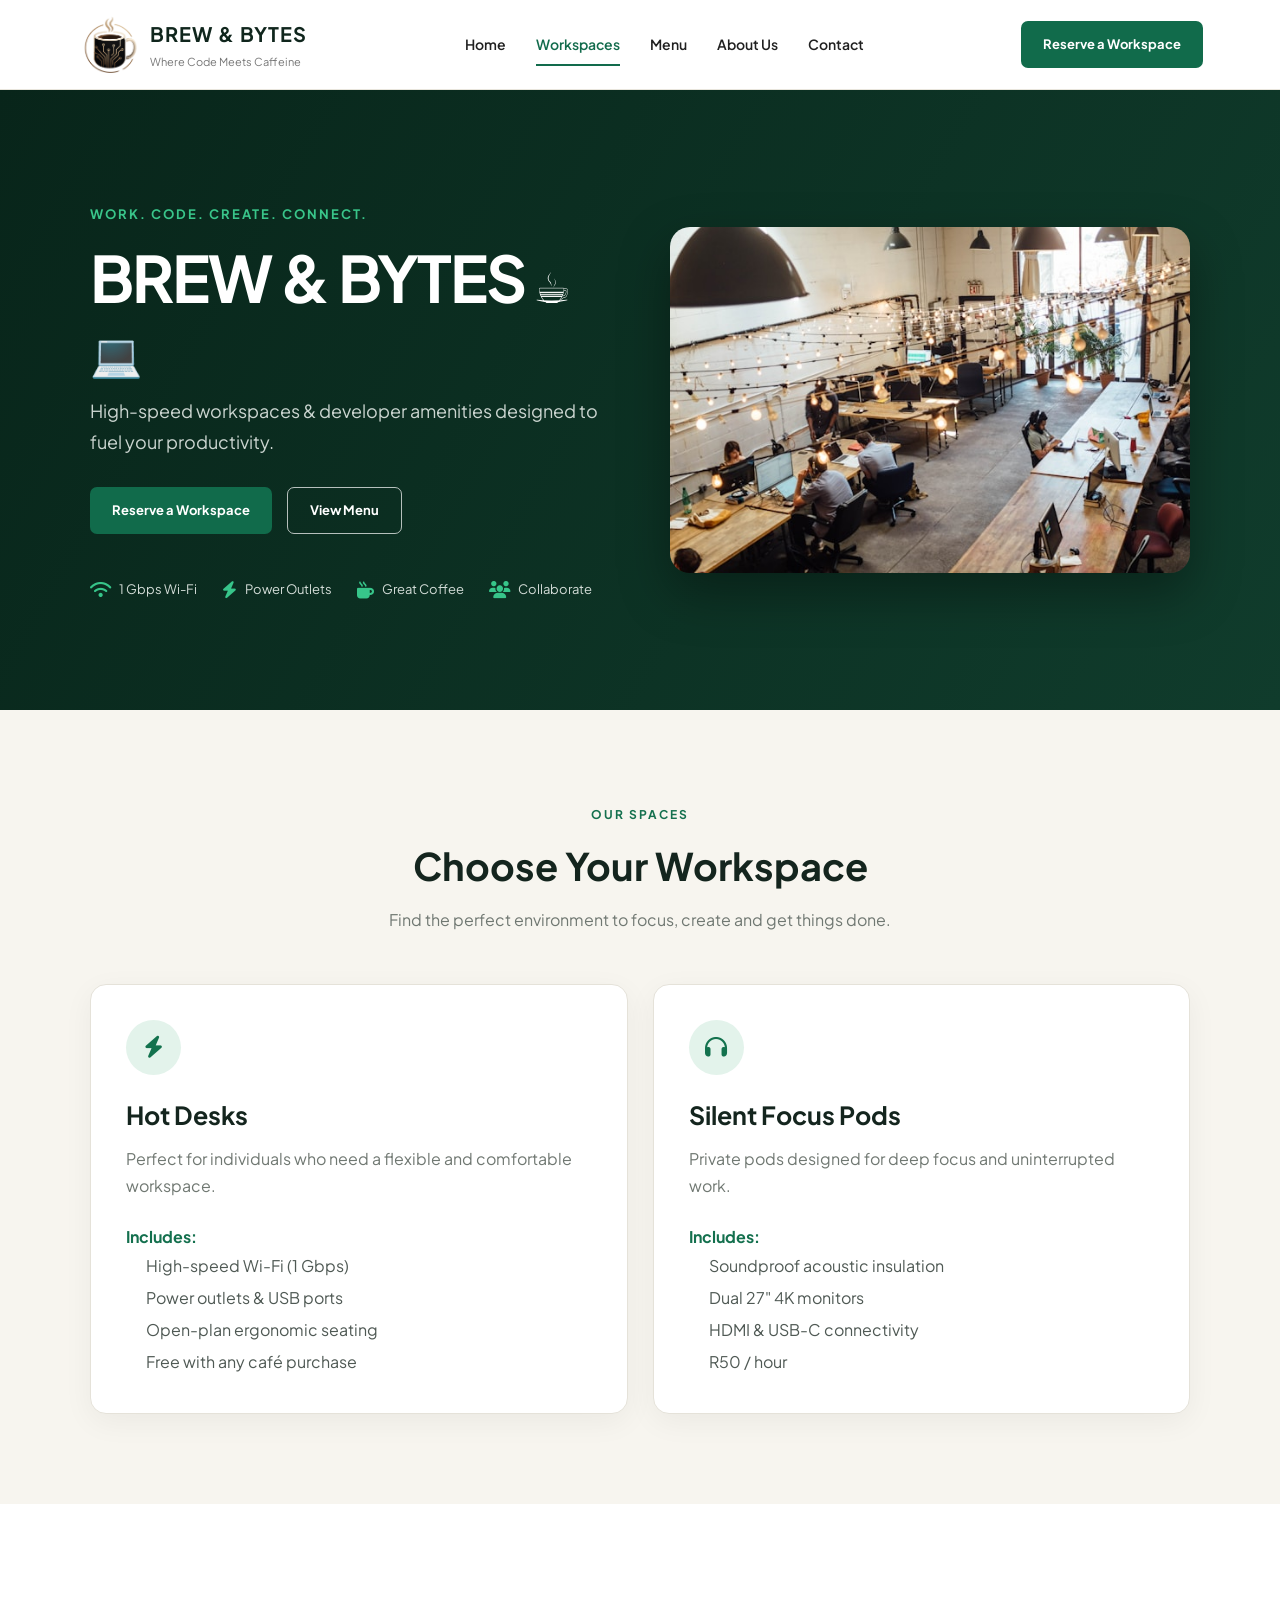
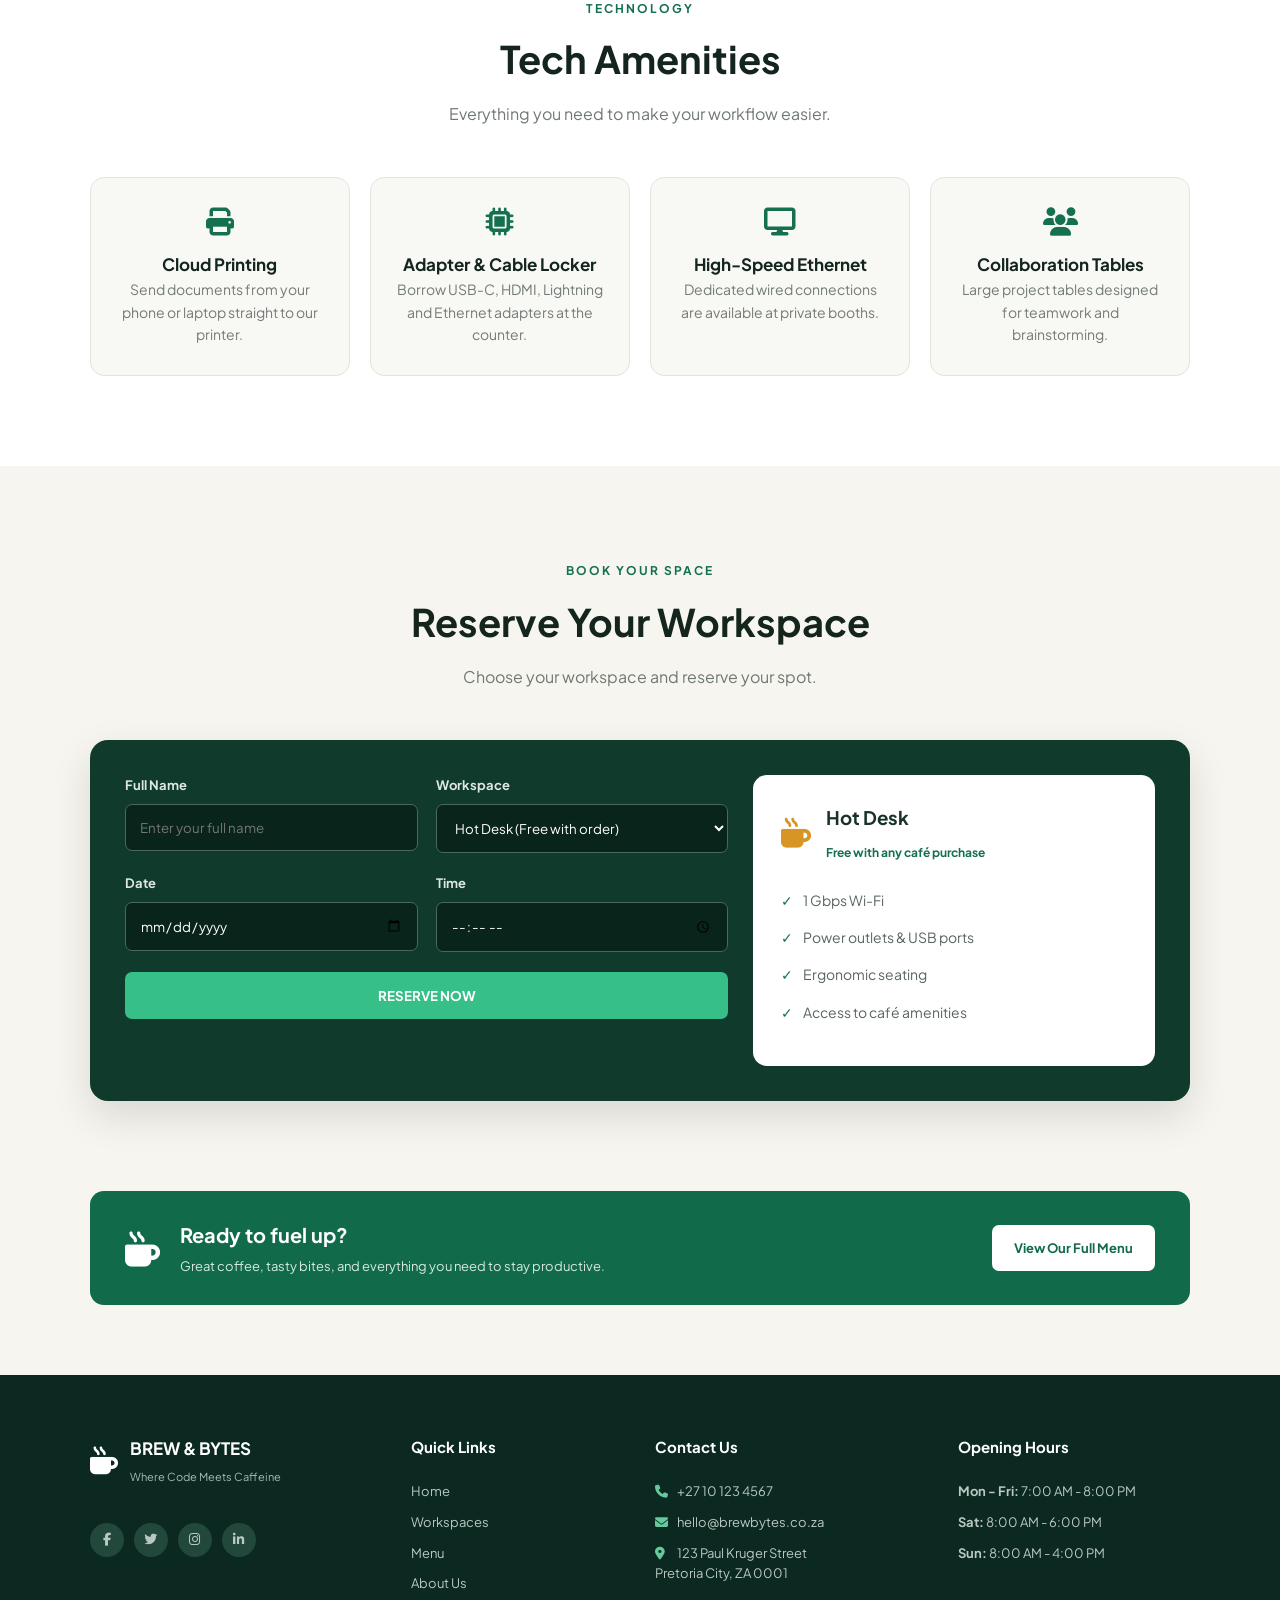
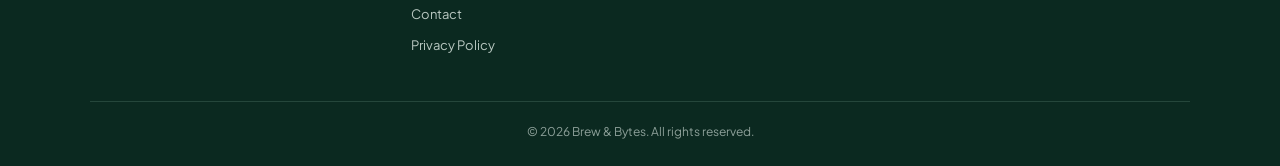
<file: service.html>
<!doctype html>
<html lang="en">
  <head>
    <meta charset="UTF-8" />
    <meta name="viewport" content="width=device-width, initial-scale=1.0" />
    <!-- SEO Meta Description -->
     <meta name="description" content="Brews & Bytes is Pretoria's premier co-working café combining lightning-fast Gigabit Wi-fi, soundproof pods, and an artisanal espresso bar.">
     <meta name="keywords" content="co-working Pretoria, coffee shop tech, workspace booking, espresso bar, Brew & Bytes">
    <title>Workspaces | Brews & Bytes</title>
    <!-- Google Fonts for modern typography -->
    <link rel="preconnect" href="https://fonts.googleapis.com" />
    <link rel="preconnect" href="https://fonts.gstatic.com" crossorigin />
    <link
      href="https://fonts.googleapis.com/css2?family=Plus+Jakarta+Sans:wght@400;500;600;700;800&family=Playfair+Display:wght@600;700&display=swap"
      rel="stylesheet"
    />
    <link rel="stylesheet" href="css_assets/styles.css" />
    <link
      rel="stylesheet"
      href="https://cdnjs.cloudflare.com/ajax/libs/font-awesome/6.4.0/css/all.min.css"
    />
    <link rel="icon" type="image/png" href="images/black-logo.png" />
    <script src="js_assets/script.js"></script>
  </head>

  <body class="ws-page">
    <!-- ================= HEADER ================= -->

    <header class="ws-header">
      <div class="ws-brand">
        <img
          src="images/trans-logo.png"
          alt="Brews & Bytes Logo"
          class="ws-logo"
        />

        <div class="ws-brand-text">
          <h2>BREW & BYTES</h2>
          <span>Where Code Meets Caffeine</span>
        </div>
      </div>

      <nav class="ws-navigation">
        <a href="index.html">Home</a>
        <a href="service.html" class="ws-active">Workspaces</a>
        <a href="menu.html">Menu</a>
        <a href="about.html">About Us</a>
        <a href="contact.html">Contact</a>
      </nav>

      <a href="#ws-reserve" class="ws-main-button"> Reserve a Workspace </a>
    </header>

    <!-- ================= HERO ================= -->

    <section class="ws-hero">
      <div class="ws-hero-content">
        <span class="ws-small-title"> WORK. CODE. CREATE. CONNECT. </span>

        <h1>
          BREW & BYTES
          <span>☕💻</span>
        </h1>

        <p>
          High-speed workspaces & developer amenities designed to fuel your
          productivity.
        </p>

        <div class="ws-hero-buttons">
          <a href="#ws-reserve" class="ws-main-button"> Reserve a Workspace </a>

          <a href="menu.html" class="ws-outline-button"> View Menu </a>
        </div>

        <div class="ws-hero-features">
          <div>
            <i class="fa-solid fa-wifi"></i>
            <span>1 Gbps Wi-Fi</span>
          </div>

          <div>
            <i class="fa-solid fa-bolt"></i>
            <span>Power Outlets</span>
          </div>

          <div>
            <i class="fa-solid fa-mug-hot"></i>
            <span>Great Coffee</span>
          </div>

          <div>
            <i class="fa-solid fa-users"></i>
            <span>Collaborate</span>
          </div>
        </div>
      </div>

      <div class="ws-hero-image">
        <img src="images/computer-workspace.jpeg" alt="Modern workspace" />
      </div>
    </section>

    <!-- ================= WORKSPACES ================= -->

    <section class="ws-section">
      <div class="ws-section-heading">
        <span>OUR SPACES</span>
        <h2>Choose Your Workspace</h2>
        <p>
          Find the perfect environment to focus, create and get things done.
        </p>
      </div>

      <div class="ws-workspace-grid">
        <!-- HOT DESK -->

        <article class="ws-workspace-card">
          <div class="ws-icon-box">
            <i class="fa-solid fa-bolt"></i>
          </div>

          <h3>Hot Desks</h3>

          <p>
            Perfect for individuals who need a flexible and comfortable
            workspace.
          </p>

          <h4>Includes:</h4>

          <ul>
            <li>High-speed Wi-Fi (1 Gbps)</li>
            <li>Power outlets & USB ports</li>
            <li>Open-plan ergonomic seating</li>
            <li>Free with any café purchase</li>
          </ul>
        </article>

        <!-- FOCUS POD -->

        <article class="ws-workspace-card">
          <div class="ws-icon-box">
            <i class="fa-solid fa-headphones"></i>
          </div>

          <h3>Silent Focus Pods</h3>

          <p>Private pods designed for deep focus and uninterrupted work.</p>

          <h4>Includes:</h4>

          <ul>
            <li>Soundproof acoustic insulation</li>
            <li>Dual 27" 4K monitors</li>
            <li>HDMI & USB-C connectivity</li>
            <li>R50 / hour</li>
          </ul>
        </article>
      </div>
    </section>

    <!-- ================= TECH AMENITIES ================= -->

    <section class="ws-section ws-amenities-section">
      <div class="ws-section-heading">
        <span>TECHNOLOGY</span>
        <h2>Tech Amenities</h2>
        <p>Everything you need to make your workflow easier.</p>
      </div>

      <div class="ws-amenities-grid">
        <div class="ws-amenity-card">
          <i class="fa-solid fa-print"></i>
          <h3>Cloud Printing</h3>
          <p>
            Send documents from your phone or laptop straight to our printer.
          </p>
        </div>

        <div class="ws-amenity-card">
          <i class="fa-solid fa-microchip"></i>
          <h3>Adapter & Cable Locker</h3>
          <p>
            Borrow USB-C, HDMI, Lightning and Ethernet adapters at the counter.
          </p>
        </div>

        <div class="ws-amenity-card">
          <i class="fa-solid fa-display"></i>
          <h3>High-Speed Ethernet</h3>
          <p>Dedicated wired connections are available at private booths.</p>
        </div>

        <div class="ws-amenity-card">
          <i class="fa-solid fa-users"></i>
          <h3>Collaboration Tables</h3>
          <p>Large project tables designed for teamwork and brainstorming.</p>
        </div>
      </div>
    </section>

    <!-- ================= RESERVATION ================= -->

    <section class="ws-reservation-section" id="ws-reserve">
      <div class="ws-section-heading">
        <span>BOOK YOUR SPACE</span>
        <h2>Reserve Your Workspace</h2>
        <p>Choose your workspace and reserve your spot.</p>
      </div>

      <div class="ws-reservation-box">
        <form class="ws-reservation-form">
          <div class="ws-form-row">
            <div class="ws-form-group">
              <label>Full Name</label>
              <input type="text" placeholder="Enter your full name" />
            </div>

            <div class="ws-form-group">
              <label>Workspace</label>

              <select>
                <option>Hot Desk (Free with order)</option>

                <option>Silent Focus Pod (R50 / hr)</option>
              </select>
            </div>
          </div>

          <div class="ws-form-row">
            <div class="ws-form-group">
              <label>Date</label>
              <input type="date" />
            </div>

            <div class="ws-form-group">
              <label>Time</label>
              <input type="time" />
            </div>
          </div>

          <button type="submit" class="ws-submit-button">RESERVE NOW</button>
        </form>

        <!-- SUMMARY -->

        <div class="ws-summary-card">
          <div class="ws-summary-title">
            <i class="fa-solid fa-mug-hot"></i>

            <div>
              <h3>Hot Desk</h3>
              <span>Free with any café purchase</span>
            </div>
          </div>

          <ul>
            <li>1 Gbps Wi-Fi</li>
            <li>Power outlets & USB ports</li>
            <li>Ergonomic seating</li>
            <li>Access to café amenities</li>
          </ul>
        </div>
      </div>
    </section>

    <!-- ================= CTA ================= -->

    <section class="ws-cta">
      <div class="ws-cta-icon">
        <i class="fa-solid fa-mug-hot"></i>
      </div>

      <div class="ws-cta-text">
        <h3>Ready to fuel up?</h3>

        <p>
          Great coffee, tasty bites, and everything you need to stay productive.
        </p>
      </div>

      <a href="menu.html" class="ws-cta-button"> View Our Full Menu </a>
    </section>

    <!-- ================= FOOTER ================= -->

    <footer class="ws-footer">
      <div class="ws-footer-container">
        <!-- BRAND -->

        <div class="ws-footer-column ws-footer-brand">
          <div class="ws-footer-logo">
            <i class="fa-solid fa-mug-hot"></i>

            <div>
              <h3>BREW & BYTES</h3>
              <span>Where Code Meets Caffeine</span>
            </div>
          </div>

          <div class="ws-socials">
            <a href="#"><i class="fa-brands fa-facebook-f"></i></a>
            <a href="#"><i class="fa-brands fa-twitter"></i></a>
            <a href="#"><i class="fa-brands fa-instagram"></i></a>
            <a href="#"><i class="fa-brands fa-linkedin-in"></i></a>
          </div>
        </div>

        <!-- LINKS -->

        <div class="ws-footer-column">
          <h4>Quick Links</h4>

          <a href="index.html">Home</a>
          <a href="service.html">Workspaces</a>
          <a href="menu.html">Menu</a>
          <a href="about.html">About Us</a>
          <a href="contact.html">Contact</a>
          <a href="privacypolicy.html">Privacy Policy</a>
        </div>

        <!-- CONTACT -->

        <div class="ws-footer-column">
          <h4>Contact Us</h4>

          <p>
            <i class="fa-solid fa-phone"></i>
            +27 10 123 4567
          </p>

          <p>
            <i class="fa-solid fa-envelope"></i>
            hello@brewbytes.co.za
          </p>

          <p>
            <i class="fa-solid fa-location-dot"></i>
            123 Paul Kruger Street<br />
            Pretoria City, ZA 0001
          </p>
        </div>

        <!-- HOURS -->

        <div class="ws-footer-column">
          <h4>Opening Hours</h4>

          <p><strong>Mon - Fri:</strong> 7:00 AM - 8:00 PM</p>
          <p><strong>Sat:</strong> 8:00 AM - 6:00 PM</p>
          <p><strong>Sun:</strong> 8:00 AM - 4:00 PM</p>
        </div>
      </div>

      <div class="ws-copyright">© 2026 Brew & Bytes. All rights reserved.</div>
    </footer>
  </body>
</html>
</file>
<file: css_assets/styles.css>
/*--- CSS Reset ---*/

/* ==================
    MENU CSS STYLING
   ================== */ 

:root {
  --bg-color: #f7f7f2;
  --dark-green: #0a3a2a;
  --accent-green: #0d4a36;
  --light-green: #e4f0ec;
  --card-bg: #f2f2eb;
  --text-dark: #1f2421;
  --text-muted: #5c6560;
  --border-radius: 12px;
}

* {
  box-sizing: border-box;
  margin: 0;
  padding: 0;
  font-family: 'Segoe UI', Tahoma, Geneva, Verdana, sans-serif;
}

body {
  background-color: var(--bg-color);
  color: var(--text-dark);
}

.hero-container {
  max-width: 900px; 
  margin: 0 auto;
}

/* Header Navbar */

.btn {
  padding: 0.6rem 1.2rem;
  border-radius: 6px;
  text-decoration: none;
  font-weight: 600;
  font-size: 0.85rem;
  transition: opacity 0.2s;
}

.btn-primary {
  background-color: var(--dark-green);
  color: #fff;
}

.btn-secondary {
  background-color: #fff;
  color: var(--dark-green);
}



/* Hero Section */
.hero {
  background: linear-gradient(to right, #051c14, #0a3a2a);
  color: #fff;
  display: flex;
  justify-content: space-between;
  align-items: center;
  padding: 3rem 4rem;
  overflow: hidden;
  position: relative;
}

.tag {
  background-color: rgba(255, 255, 255, 0.1);
  border: 1px solid rgba(255, 255, 255, 0.2);
  padding: 0.2rem 0.6rem;
  border-radius: 12px;
  font-size: 0.7rem;
  letter-spacing: 1px;
}

.hero-content h1 {
  font-size: 3.5rem;
  font-family: 'Georgia', serif;
  margin: 1rem 0;
  font-weight: 400;
}

.hero-content p {
  color: #c2d6ce;
  max-width: 400px;
  font-size: 0.95rem;
}

.hero-image img {
  width: 380px;
  height: 220px;
  object-fit: cover;
  border-radius: 100px;
}

/* Main Section */
.menu-section {
  padding: 2rem 4rem 4rem;
}

.filter-tabs {
  display: flex;
  gap: 0.5rem;
  margin-bottom: 2rem;
  justify-content: center;
}

.tab {
  border: none;
  background: #ebebe3;
  padding: 0.6rem 1.2rem;
  border-radius: 6px;
  font-weight: 600;
  color: var(--text-dark);
  cursor: pointer;
  font-size: 0.85rem;
}

.tab.active {
  background-color: var(--dark-green);
  color: #fff;
}

/* Grid System */
.menu-grid {
  display: grid;
  grid-template-columns: repeat(4, 1fr);
  gap: 1.5rem;
  align-items: start;
}

.menu-card {
  background-color: var(--card-bg);
  border-radius: var(--border-radius);
  padding: 1.5rem;
}

.card-header {
  display: flex;
  align-items: center;
  gap: 0.5rem;
  margin-bottom: 1.5rem;
  color: var(--dark-green);
}

.card-header h3 {
  font-size: 1.1rem;
}

.menu-items {
  display: flex;
  flex-direction: column;
  gap: 1.25rem;
}

.menu-item {
  display: flex;
  gap: 0.75rem;
}

.menu-item img {
  width: 50px;
  height: 50px;
  border-radius: 6px;
  object-fit: cover;
}

.item-details {
  flex: 1;
}

.item-title {
  display: flex;
  justify-content: space-between;
  font-weight: 700;
  font-size: 0.85rem;
  margin-bottom: 0.2rem;
}

.price {
  color: var(--dark-green);
}

.item-details p {
  font-size: 0.75rem;
  color: var(--text-muted);
  line-height: 1.2;
}

/* Promo Card Box */
.promo-box {
  background-color: var(--light-green);
  border-radius: 8px;
  padding: 1rem;
  display: flex;
  align-items: center;
  gap: 0.75rem;
  margin-top: 0.5rem;
}

.promo-box i {
  color: var(--dark-green);
}

.promo-box strong {
  display: block;
  font-size: 0.8rem;
}

.promo-box p {
  font-size: 0.7rem;
  color: var(--text-muted);
}

.promo-box .arrow {
  margin-left: auto;
}

/* Banner */
.banner {
  background-color: var(--dark-green);
  color: #fff;
  border-radius: var(--border-radius);
  padding: 1.5rem 2rem;
  margin-top: 2rem;
  display: flex;
  justify-content: space-between;
  align-items: center;
}

.banner-text {
  display: flex;
  align-items: center;
  gap: 1.5rem;
}

.banner-icon {
  font-size: 2rem;
}

.banner-text h3 {
  font-size: 1.1rem;
  margin-bottom: 0.2rem;
}

.banner-text p {
  font-size: 0.85rem;
  color: #c2d6ce;
}


/* Tablet & Laptop View (max-width: 1024px) */
@media screen and (max-width: 1024px) {
  /* 2-column grid layout for tablets */
  .menu-grid {
    grid-template-columns: repeat(2, 1fr);
    gap: 1.5rem;
  }

  .hero-content h1 {
    font-size: 2.75rem;
  }

  .hero-image img {
    width: 300px;
    height: 180px;
  }
}

/* Tablet View */
@media screen and (max-width: 768px) {
  /* Hero Section */
  .hero {
    padding: 2.5rem 2rem;
    flex-direction: column;
    text-align: center;
    gap: 1.5rem;
  }

  .hero-content p {
    margin: 0 auto;
  }

  .hero-image img {
    width: 100%;
    max-width: 320px;
    height: 180px;
  }

  .menu-section {
    padding: 1.5rem 1.5rem 3rem;
  }

  /* Scrollable horizontal filter tabs on tablets/mobile */
  .filter-tabs {
    justify-content: flex-start;
    overflow-x: auto;
    white-space: nowrap;
    padding-bottom: 0.5rem;
    -webkit-overflow-scrolling: touch;
  }

  .filter-tabs::-webkit-scrollbar {
    display: none; /* Hide scrollbar for clean UI */
  }

  .tab {
    flex-shrink: 0;
  }

  /* Productivity Banner */
  .banner {
    flex-direction: column;
    text-align: center;
    gap: 1.25rem;
    padding: 1.5rem;
  }

  .banner-text {
    flex-direction: column;
    gap: 0.75rem;
  }
}

/* Smartphone View */
@media screen and (max-width: 480px) {
  /* Hero Section */
  .hero {
    padding: 2rem 1rem;
  }

  .hero-content h1 {
    font-size: 2.2rem;
  }

  .hero-content p {
    font-size: 0.85rem;
  }

  .menu-section {
    padding: 1rem 1rem 2.5rem;
  }

  /* Single column grid for mobile phones */
  .menu-grid {
    grid-template-columns: 1fr;
    gap: 1.25rem;
  }

  .menu-card {
    padding: 1.25rem;
  }

  .menu-item img {
    width: 45px;
    height: 45px;
  }

  .item-title {
    font-size: 0.8rem;
  }

  .item-details p {
    font-size: 0.7rem;
  }

  .banner-text h3 {
    font-size: 1rem;
  }

  .banner-text p {
    font-size: 0.8rem;
  }

  .banner .btn {
    width: 100%;
    text-align: center;
  }
}


/*=====================
    ABOUT US CSS STYLE
  ======================*/

/*======HERO====*/
.about-hero {
  max-width: 1200px;
  margin: auto;
  padding: 55px 6% 30px;
  display: grid;
  grid-template-columns: 1fr 1.2fr;
  gap: 55px;
  align-items: center;
  background-color: beige;
}

.hero-text .small-title {
  font-size: 10px;
  letter-spacing: 3px;
  font-weight: 700;
  color: #267257;
}

.hero-text h1 {
  font-family: "Playfair Display", serif;
  font-size: 42px;
  line-height: 1.15;
  margin: 15px 0;
}

.hero-text h1 span {
  color: #176747;
}

.hero-text p {
  max-width: 420px;
  font-size: 13px;
  line-height: 1.7;
  color: #444;
}

/*HERO IMAGE*/
.hero-image img {
  width: 100%;
  height: 300px;
  object-fit: cover;
  border-radius: 18px;
}

/*================================
    HIGHLIGHTS
===============================*/
.highlights {
  max-width: 1200px;
  margin: auto;
  padding: 15px 6% 35px;
  display: grid;
  grid-template-columns: repeat(3, 1fr);
  gap: 30px;
}

.highlight {
  display: flex;
  align-items: center;
  gap: 15px;
}

.circle{
  width: 45px;
  height: 45px;
  border-radius: 50%;
  background: #edf4ec;
  color: #16704e;
  display: flex;
  align-items: center;
  justify-content: center;
  font-size: 20px;
}

.highlight h3 {
  font-size: 13px;
  margin-bottom: 5px;
}

.highlight p {
  font-size: 10px;
  line-height: 1.5;
  color: #777;
}

/* FOUNDATION */
.foundation {
  max-width: 1100px;
  margin: auto;
  border-top: 1px solid #ddd9cd;
  padding: 25px 4% 20px;
}

.foundation > h2 {
  text-align: center;
  color: #174d3b;
  font-size: 18px;
  margin-bottom: 30px;
}

.foundation-grid {
  display: grid;
  grid-template-columns: repeat(3, 1fr);
  gap: 45px;
}

.foundation-item{
  display: flex;
  gap: 42px;
}

.foundation-icon {
  min-width: 42px;
  height: 42px;
  border: 1px solid #d7ddd2;
  border-radius: 50%;
  display: flex;
  align-items: center;
  justify-content: center;
  color: #176b4d;
  font-size: 20px;
}

.foundation-item h3 {
  color: #174d3b;
  font-size: 13px;
  margin-bottom: 8px;
}

.foundation-item p ,
.foundation-item li {
  font-size: 10px;
  line-height: 1.6;
  color: #555;
}

.foundation-item ul {
  padding-left: 15px;
}

/* ---- WHY US -----*/

.why-us {
  max-width: 1200px;
  margin: auto;
  padding: 10px 4% 30px;
}

.why-us > h2 {
  text-align: center;
  font-size: 18px;
  color: #174d3b;
  margin-bottom: 20px;
}

.cards {
  display: grid;
  grid-template-columns: repeat(5, 1fr);
  gap: 10px;
}

.card {
  background: #fffdf8;
  border: 1px solid #e4e0d6;
  text-align: center;
  border-radius: 7px;
  padding: 18px 12px;
  box-shadow: 0 3px 12px rgba(0,0,0,0.04);
}

.card h3 {
  font-size: 11px;
  line-height: 1.3;
  margin-bottom: 10px;
}

.card-icon {
  color: #117052;
  font-size: 22px;
  margin-bottom: 10px;
}

.card p {
  font-size: 9px;
  color: #666;
  line-height: 1.6;
}

/*---- CTA ----*/
.cta {
  max-width: 1100px;
  margin: 5px auto 25px;
  padding: 15px 25px;
  background: #096044;
  color: white;
  border-radius: 8px;
  display: flex;
  align-items: center;
  gap: 18px;
}
.cta-icon {
  font-size: 35px;
}
.cta-text {
  flex: 1;
}
.cta-text h2 {
  font-size: 16px;
  margin-bottom: 4px;
}
.cta-text p {
  font-size: 10px;
  color: #dcece4;
}
.cta-btn {
  background: white;
  color: #14583f;
  padding: 12px;
  border-radius: 16px;
  font-weight: 700;
  font-size: 11px;
  text-decoration: none;
}

/* Media Query for TABLET*/
@media (max-width: 900px) {
  .navbar {
    padding: 0 3%;
  }
  nav {
    gap: 15px;
  }
  nav a {
    font-size: 11px;
  }
  .about-hero {
    grid-template-columns: 1fr;
  }
  .hero-image {
    order: -1;
  }
  .foundation-grid {
    grid-template-columns: 1fr;
  }
  .cards {
    grid-template-columns: repeat(2, 1fr);
  }
}

/* ---- Media Query for Smartphone -----*/

@media (max-width: 600px) {

    .navbar {
        height: auto;
        padding: 15px;
        flex-wrap: wrap;
        gap: 15px;
    }
    nav {
        order: 3;
        width: 100%;
        overflow-x: auto;
        gap: 20px;
    }
    nav a {
        white-space: nowrap;
        padding: 8px 0;
    }
    nav a.active::after {
        bottom: 0;
    }
    .reserve-btn {
        font-size: 10px;
        padding: 10px 14px;
    }
    .about-hero {
        padding: 35px 20px;
        gap: 25px;
    }
    .hero-text h1 {
        font-size: 32px;
    }
    .hero-image img {
        height: 230px;
    }
    .highlights {
        grid-template-columns: 1fr;
        padding: 20px;
    }
    .foundation {
        padding: 25px 20px;
    }
    .cards {
        grid-template-columns: 1fr 1fr;
    }
    .cta {
        margin: 10px 15px 25px;
        flex-wrap: wrap;
    }
    .cta-btn {
        width: 100%;
        text-align: center;
    }
}

/* =========================
    WORKSPACES CSS STYLING
============================ */


/* ================= GENERAL ================= */

.ws-page {
    margin: 0;
    padding: 0;
    font-family: Arial, Helvetica, sans-serif;
    background: #f7f5ef;
    color: #14251e;
}

.ws-page * { 
    box-sizing: border-box;
}

.ws-page a {
    text-decoration: none;
}

/* ================= HEADER ================= */

.ws-header {
    width: 100%;
    min-height: 82px;
    padding: 12px 6%;
    display: flex;
    align-items: center;
    justify-content: space-between;
    gap: 30px;
    background: #ffffff;
    border-bottom: 1px solid #e8e5dc;
    position: sticky;
    top: 0;
    z-index: 1000;
}

.ws-brand {
    display: flex;
    align-items: center;
    gap: 8px;
}

.ws-logo {
    width: 65px;
    height: 65px;
    object-fit: contain;
}

.ws-brand-text h2 {
    margin: 0;
    font-size: 20px;
    color: #10261d;
    letter-spacing: 1px;
}

.ws-brand-text span {
    display: block;
    margin-top: 3px;
    font-size: 11px;
    color: #777;
}

.ws-navigation {
    display: flex;
    align-items: center;
    gap: 30px;
}

.ws-navigation a {
    color: #202020;
    font-size: 14px;
    font-weight: 600;
    padding: 10px 0;
    position: relative;
}

.ws-navigation a:hover {
    color: #126b4c;
}

.ws-navigation .ws-active {
    color: #126b4c;
}

.ws-navigation .ws-active::after {
    content: "";
    position: absolute;
    left: 0;
    right: 0;
    bottom: 0;
    height: 2px;
    background: #126b4c;
}

/* ================= BUTTONS ================= */

.ws-main-button {
    display: inline-block;

    background: #116b4b;
    color: #ffffff;
    padding: 13px 22px;
    border-radius: 7px;
    font-size: 13px;
    font-weight: bold;
    transition: 0.3s;
}

.ws-main-button:hover {
    background: #0b533a;
    transform: translateY(-2px);
}

.ws-outline-button {
    display: inline-block;
    color: #ffffff;
    border: 1px solid rgba(255,255,255,0.7);
    padding: 12px 22px;
    border-radius: 7px;
    font-size: 13px;
    font-weight: bold;
}

.ws-outline-button:hover {
    background: #ffffff;
    color: #123a2c;
}

/* ================= HERO ================= */

.ws-hero {
    min-height: 620px;
    padding: 80px 7%;
    display: grid;
    grid-template-columns: 1fr 1fr;
    align-items: center;
    gap: 60px;
    background: linear-gradient(120deg, #08251a, #103c2c);
    color: #ffffff;
}

.ws-hero-content {
    max-width: 600px;
}

.ws-small-title {
    color: #39c58a;
    font-size: 13px;
    font-weight: bold;
    letter-spacing: 2px;
}

.ws-hero h1 {
    margin: 18px 0;
    font-size: clamp(42px, 5vw, 68px);
    line-height: 1.05;
    letter-spacing: -2px;
}

.ws-hero h1 span {
    font-size: 42px;
}

.ws-hero p {
    max-width: 570px;
    color: #cbd5d0;
    font-size: 18px;
    line-height: 1.7;
}

.ws-hero-buttons {
    display: flex;
    gap: 15px;
    margin-top: 30px;
}

.ws-hero-features {
    display: flex;
    flex-wrap: wrap;
    gap: 25px;
    margin-top: 45px;
}

.ws-hero-features div {
    display: flex;
    align-items: center;
    gap: 8px;
    color: #d4ddd8;
    font-size: 13px;
}

.ws-hero-features i {
    color: #37c58a;
    font-size: 17px;
}

.ws-hero-image img {
    width: 100%;
    max-height: 440px;
    object-fit: cover;
    border-radius: 20px;
    box-shadow: 0 20px 50px rgba(0,0,0,0.35);
}

/* ================= SECTIONS ================= */

.ws-section {
    padding: 90px 7%;
}

.ws-amenities-section {
    background: #ffffff;
}

.ws-section-heading {
    text-align: center;
    max-width: 650px;
    margin: 0 auto 50px;
}

.ws-section-heading span {
    color: #14704e;
    font-size: 12px;
    font-weight: bold;
    letter-spacing: 2px;
}

.ws-section-heading h2 {
    margin: 10px 0;
    font-size: 38px;
    color: #14251e;
}

.ws-section-heading p {
    color: #707872;
    line-height: 1.7;
    margin: 0;
}

/* ================= WORKSPACE CARDS ================= */

.ws-workspace-grid {
    max-width: 1100px;
    margin: auto;
    display: grid;
    grid-template-columns: repeat(2, 1fr);
    gap: 25px;
}

.ws-workspace-card {
    padding: 35px;
    background: #ffffff;
    border: 1px solid #e5e2d9;
    border-radius: 16px;
    box-shadow: 0 8px 30px rgba(0,0,0,0.05);
    transition: 0.3s;
}

.ws-workspace-card:hover {
    transform: translateY(-5px);
    box-shadow: 0 15px 40px rgba(0,0,0,0.10);
}

.ws-icon-box {
    width: 55px;
    height: 55px;
    display: flex;
    align-items: center;
    justify-content: center;
    background: #e3f3eb;
    color: #13724e;
    border-radius: 50%;
    font-size: 22px;
}

.ws-workspace-card h3 {
    margin: 20px 0 10px;
    font-size: 25px;
}

.ws-workspace-card p {
    color: #707872;
    line-height: 1.7;
}

.ws-workspace-card h4 {
    color: #14704e;
    margin-top: 25px;
}

.ws-workspace-card ul {
    padding-left: 20px;
    color: #4f5954;
    line-height: 2;
}

/* ================= AMENITIES ================= */

.ws-amenities-grid {
    max-width: 1150px;
    margin: auto;
    display: grid;
    grid-template-columns: repeat(4, 1fr);
    gap: 20px;
}

.ws-amenity-card {
    padding: 30px 22px;
    text-align: center;
    background: #f8f8f5;
    border: 1px solid #e4e3dc;
    border-radius: 14px;
    transition: 0.3s;
}

.ws-amenity-card:hover {
    transform: translateY(-5px);
    border-color: #9bcdb7;
}

.ws-amenity-card i {
    font-size: 28px;
    color: #14704e;
    margin-bottom: 15px;
}

.ws-amenity-card h3 {
    font-size: 17px;
}

.ws-amenity-card p {
    color: #737b76;
    font-size: 14px;
    line-height: 1.6;
}

/* ================= RESERVATION ================= */

.ws-reservation-section {
    padding: 90px 7%;
    background: #f7f5ef;
}

.ws-reservation-box {
    max-width: 1100px;
    margin: auto;
    display: grid;
    grid-template-columns: 1.5fr 1fr;
    gap: 25px;
    padding: 35px;
    background: #103b2c;
    border-radius: 18px;
    box-shadow: 0 15px 40px rgba(0,0,0,0.12);
}

.ws-reservation-form {
    color: #ffffff;
}

.ws-form-row {
    display: grid;
    grid-template-columns: 1fr 1fr;
    gap: 18px;
    margin-bottom: 20px;
}


.ws-form-group {
    display: flex;
    flex-direction: column;
    gap: 8px;
}

.ws-form-group label {
    color: #dce7e2;
    font-size: 13px;
    font-weight: bold;
}

.ws-form-group input,
.ws-form-group select {
    width: 100%;
    padding: 14px;
    border: 1px solid #49695c;
    border-radius: 7px;
    background: #09251b;
    color: #ffffff;
    outline: none;
}

.ws-form-group input:focus,
.ws-form-group select:focus {
    border-color: #39c58a;
}

.ws-submit-button {
    width: 100%;
    padding: 15px;
    border: none;
    border-radius: 7px;
    background: #36bf86;
    color: #ffffff;
    font-weight: bold;
    cursor: pointer;
    transition: 0.3s;
}

.ws-submit-button:hover {
    background: #279d6b;
}

/* ================= SUMMARY ================= */
.ws-summary-card {
    padding: 28px;
    background: #ffffff;
    border-radius: 14px;
    color: #193227;
}

.ws-summary-title {
    display: flex;
    align-items: center;
    gap: 15px;
}

.ws-summary-title i {
    font-size: 30px;
    color: #d79524;
}

.ws-summary-title h3 {
    margin: 0 0 5px;
}

.ws-summary-title span {
    color: #14704e;
    font-size: 12px;
    font-weight: bold;
}

.ws-summary-card ul {
    margin-top: 25px;
    padding: 0;
    list-style: none;
}

.ws-summary-card li {
    margin-bottom: 15px;
    color: #59645f;
    font-size: 14px;
}

.ws-summary-card li::before {
    content: "✓";
    color: #14704e;
    font-weight: bold;
    margin-right: 10px;
}

/* ================= CTA ================= */

.ws-cta {
    margin: 0 7% 70px;
    padding: 28px 35px;
    display: flex;
    align-items: center;
    gap: 20px;
    background: #116b4b;
    border-radius: 14px;
    color: #ffffff;
}

.ws-cta-icon {
    font-size: 35px;
}

.ws-cta-text {
    flex: 1;
}

.ws-cta-text h3 {
    margin: 0 0 5px;
    font-size: 20px;
}

.ws-cta-text p {
    margin: 0;
    color: #d7e9e1;
    font-size: 13px;
}

.ws-cta-button {
    padding: 13px 22px;
    background: #ffffff;
    color: #116b4b;
    border-radius: 7px;
    font-weight: bold;
    font-size: 13px;
}

.ws-cta-button:hover {
    background: #eaf5f0;
}

/* ================= FOOTER ================= */

.ws-footer {
    background: #0b2920;
    color: #ffffff;
    padding: 60px 7% 25px;
}

.ws-footer-container {
    max-width: 1200px;
    margin: auto;
    display: grid;
    grid-template-columns: 1.4fr 1fr 1.3fr 1.2fr;
    gap: 50px;
}

.ws-footer-logo {
    display: flex;
    align-items: center;
    gap: 12px;
}

.ws-footer-logo i {
    font-size: 28px;
    color: #ffffff;
}

.ws-footer-logo h3 {
    margin: 0;
    font-size: 17px;
}

.ws-footer-logo span {
    font-size: 11px;
    color: #a9bbb3;
}

.ws-socials {
    display: flex;
    gap: 10px;
    margin-top: 25px;
}

.ws-socials a {
    width: 34px;
    height: 34px;
    display: flex;
    align-items: center;
    justify-content: center;
    border-radius: 50%;
    background: #21483b;
    color: #ffffff;
}

.ws-socials a:hover {
    background: #14704e;
}

.ws-footer-column {
    display: flex;
    flex-direction: column;
    gap: 10px;
}

.ws-footer-column h4 {
    margin: 0 0 12px;
    font-size: 15px;
}

.ws-footer-column a,
.ws-footer-column p {
    margin: 0;
    color: #b9c8c1;
    font-size: 13px;
    line-height: 1.6;
}

.ws-footer-column a:hover {
    color: #ffffff;
}

.ws-footer-column p i {
    width: 20px;
    color: #65c99e;
}

.ws-copyright {
    max-width: 1200px;
    margin: 45px auto 0;
    padding-top: 20px;
    border-top: 1px solid #25463b;
    text-align: center;
    color: #8da099;
    font-size: 12px;
}

/* =================================================
   TABLET
   768px - 1024px
================================================= */

@media (max-width: 1024px) {

    .ws-header {
        padding: 12px 4%;
    }

    .ws-navigation {
        gap: 18px;
    }

    .ws-navigation a {
        font-size: 12px;
    }

    .ws-header > .ws-main-button {
        padding: 11px 15px;
        font-size: 11px;
    }

    .ws-hero {
        padding: 60px 5%;
        gap: 35px;
    }

    .ws-hero h1 {
        font-size: 48px;
    }
    .ws-hero p {
        font-size: 16px;
    }

    .ws-section,
    .ws-reservation-section {
        padding: 70px 5%;
    }

    .ws-amenities-grid {
        grid-template-columns: repeat(2, 1fr);
    }

    .ws-footer {
        padding-left: 5%;
        padding-right: 5%;
    }
    .ws-footer-container {
        grid-template-columns: repeat(2, 1fr);
    }
}


/* =================================================
   PHONE
   767px AND BELOW
================================================= */

@media (max-width: 767px) {
    /* HEADER */
    .ws-header {
        position: relative;
        flex-direction: column;
        padding: 15px 20px;
        gap: 15px;
    }

    .ws-brand {
        width: 100%;
        justify-content: center;
    }

    .ws-logo {
        width: 55px;
        height: 55px;
    }

    .ws-brand-text h2 {
        font-size: 17px;
    }

    .ws-navigation {
        width: 100%;
        justify-content: center;
        flex-direction: column;
        flex-wrap: wrap;
        gap: 15px;
        background-color: var(--bg-cream);
    }

    .ws-navigation a {
        font-size: 12px;
    }

    .ws-header > .ws-main-button {
        display: none;
    }

    /* HERO */

    .ws-hero {
        padding: 55px 20px;
        grid-template-columns: 1fr;
        text-align: center;
        gap: 40px;
    }

    .ws-hero-content {
        margin: auto;
    }

    .ws-small-title {
        font-size: 10px;
    }

    .ws-hero h1 {
        font-size: 40px;
        letter-spacing: -1px;
    }

    .ws-hero h1 span {
        font-size: 28px;
    }

    .ws-hero p {
        font-size: 15px;
    }

    .ws-hero-buttons {
        justify-content: center;
        flex-wrap: wrap;
    }

    .ws-hero-features {
        justify-content: center;
        gap: 15px;
    }

    .ws-hero-image img {
        max-height: 300px;
    }

    /* SECTIONS */

    .ws-section,
    .ws-reservation-section {
        padding: 60px 20px;
    }

    .ws-section-heading {
        margin-bottom: 35px;
    }

    .ws-section-heading h2 {
        font-size: 30px;
    }

    /* WORKSPACE CARDS */

    .ws-workspace-grid {
        grid-template-columns: 1fr;
    }

    .ws-workspace-card {
        padding: 25px;
    }

    /* AMENITIES */

    .ws-amenities-grid {
        grid-template-columns: 1fr;
    }

    /* RESERVATION */

    .ws-reservation-box {
        grid-template-columns: 1fr;
        padding: 20px;
    }

    .ws-form-row {
        grid-template-columns: 1fr;
    }

    /* CTA */

    .ws-cta {
        margin: 0 20px 50px;
        padding: 25px 20px;
        flex-direction: column;
        text-align: center;
    }


    .ws-cta-text {
        flex: none;
    }

    .ws-cta-button {
        width: 100%;
        text-align: center;
    }

    /* FOOTER */

    .ws-footer {
        padding: 50px 25px 20px;
    }

    .ws-footer-container {
        grid-template-columns: 1fr;
        gap: 35px;
        text-align: center;
    }

    .ws-footer-logo {
        justify-content: center;
    }

    .ws-socials {
        justify-content: center;
    }

    .ws-footer-column {
        align-items: center;
    }
}

/* =========================
    INDEX PAGE CSS STYLING 
  =========================== */
:root {
--primary-dark: #0a3a2a;      /* Rich Deep Green */
--primary-green: #0d4a36;     /* Emerald Green */
--accent-gold: #d4a873;       /* Warm Coffee Gold */
--accent-gold-hover: #c39762;
--bg-cream: #f9f8f3;          /* Warm Light Background */
--card-bg: #ffffff;
--text-main: #1f2421;
--text-muted: #6b7260;
--light-border: rgba(10, 58, 42, 0.08);
--dark-border: rgba(212, 168, 115, 0.25);
--font-main: 'Plus Jakarta Sans', system-ui, -apple-system, sans-serif;
--font-serif: 'Playfair Display', Georgia, serif;
--radius-sm: 8px;
--radius-md: 12px;
--radius-lg: 20px;
--radius-full: 9999px;
--shadow-sm: 0 2px 8px rgba(0,0,0,0.04);
--shadow-md: 0 8px 24px rgba(0,0,0,0.08);
--shadow-lg: 0 16px 32px rgba(10, 58, 42, 0.15);
--transition: all 0.3s cubic-bezier(0.16, 1, 0.3, 1);
}

*{
box-sizing: border-box;
margin: 0;
padding: 0;
}

html {
scroll-behavior: smooth;
font-size: 16px;
}

body {
font-family: var(--font-main);
background-color: var(--bg-cream);
color: var(--text-main);
line-height: 1.6;
-webkit-font-smoothing: antialiased;
overflow-x: hidden;
}
a {
color: inherit;
text-decoration: none;
transition: var(--transition);
}
ul {
list-style: none;
}
img {
max-width: 100%;
height: auto;
display: block;
}

.btn{
  display: inline-flex;
  align-items: center;
  justify-content: center;
  gap: 0.5rem;
  padding: 0.75rem 1.5rem;
  border-radius: var(--radius-full);
  font-weight: 700;
  font-size: 0.875rem;
  cursor: pointer;
  border: none;
  transition: var(--transition);
}

.btn-primary {
  background-color: var(--primary-dark);
  color: #ffffff;
}

.btn-primary:hover {
  background-color: var(--primary-green);
  transform: translateY(-2px);
  box-shadow: var(--shadow-sm);
}

.btn-accent {
  background-color: var(--accent-gold);
  color: #0e0e0e;
}

.btn-accent:hover {
  background-color: var(--accent-gold-hover);
  transform: translateY(-2px);
  box-shadow: var(--shadow-md)
}

.btn-outline {
  border: 2px solid var(--accent-gold);
  color: var(--accent-gold);
  background-color: transparent;
}

.btn-outline:hover {
  background-color: var(--accent-gold);
  color: #0e0e0e;
  transform: translateY(-2px);
}

.brand-name {
font-weight: 800;
font-size: 1.15rem;
letter-spacing: 0.5px;
color: var(--primary-dark);
line-height: 1.1;
}
.tagline {
font-size: 0.7rem;
color: var(--text-muted);
font-weight: 500;
}

.hero-banner {
position: relative;
background-image: linear-gradient(rgba(14, 14, 14, 0.75), rgba(14, 14, 14, 0.85)), url('../images/hero-banner.png') ;/*linear-gradient(135deg, #051c14 0%, #0a3a2a 50%, #122b22 100%);*/
background-size: cover;
background-position: center;
background-repeat: no-repeat;
padding: 5rem 1.5rem 6rem;
text-align: center;
color: #ffffff;
overflow: hidden;
}
.hero-banner::before {
content: '';
position: absolute;
top: 0;
left: 0;
right: 0;
bottom: 0;
background: radial-gradient(circle at 50% 20%, rgba(212, 168, 115, 0.15), transparent 70%);
pointer-events: none;
}
.hero-container {
max-width: 850px;
margin: 0 auto;
position: relative;
z-index: 2;
}
.hero-badge {
display: inline-flex;
align-items: center;
gap: 0.5rem;
background-color: rgba(255, 255, 255, 0.08);
border: 1px solid var(--dark-border);
padding: 0.35rem 1rem;
border-radius: var(--radius-full);
font-size: 0.75rem;
font-weight: 700;
letter-spacing: 1.5px;
color: var(--accent-gold);
margin-bottom: 1.5rem;
}
.hero-title {
font-size: clamp(2.5rem, 6vw, 4rem);
font-weight: 800;
letter-spacing: 1px;
margin-bottom: 1.25rem;
color: #ffffff;
line-height: 1.1;
}
.hero-subtitle {
font-size: clamp(1rem, 2.2vw, 1.25rem);
color: #eedcc8;
max-width: 680px;
margin: 0 auto 2.5rem;
line-height: 1.6;
font-weight: 400;
}
.hero-cta-group {
display: flex;
justify-content: center;
align-items: center;
gap: 1.25rem;
margin-bottom: 3.5rem;
flex-wrap: wrap;
}

.availability-card {
background: rgba(18, 22, 20, 0.85);
backdrop-filter: blur(12px);
border: 1px solid var(--dark-border);
border-radius: var(--radius-md);
padding: 1.75rem;
max-width: 520px;
margin: 0 auto;
box-shadow: 0 20px 40px rgba(0, 0, 0, 0.4);
text-align: center;
}
.availability-header {
display: flex;
align-items: center;
justify-content: center;
gap: 0.6rem;
margin-bottom: 1.25rem;
}
.status-pulse {
width: 10px;
height: 10px;
background-color: #4caf50;
border-radius: 50%;
box-shadow: 0 0 0 0 rgba(76, 175, 80, 0.7);
animation: pulse 2s infinite;
}

@keyframes pulse {
  0% {
    box-shadow: 0 0 0 0 rgba(76, 175, 80, 0.7);
  }
70% { 
  box-shadow: 0 0 0 8px rgba(76, 175, 80, 0);
  }
  100% {
  box-shadow: 0 0 0 0 rgba(76, 175, 80, 0);
  }
}

.availability-header h3 {
color: #ffffff;
font-size: 1.05rem;
font-weight: 700;
}

.availability-metrics {
display: flex;
justify-content: space-evenly;
align-items: center;
background: rgba(255, 255, 255, 0.04);
padding: 1rem;
border-radius: var(--radius-sm);
margin-bottom: 1.25rem;
}
.metric-item {
display: flex;
flex-direction: column;
gap: 0.2rem;
}
.metric-value {
font-size: 1.35rem;
font-weight: 800;
}
.metric-value.green {
color: #4caf50;
}
.metric-value.gold {
color: var(--accent-gold);
}

.metric-label {
font-size: 0.75rem;
color: #a3b8b0;
text-transform: uppercase;
letter-spacing: 0.5px;
}

.metric-divider {
width: 1px;
height: 35px;
background-color: rgba(255, 255, 255, 0.1);
}

.availability-link {
color: var(--accent-gold);
font-size: 0.85rem;
font-weight: 700;
display: inline-flex;
align-items: center;
gap: 0.4rem;
}

.availability-link:hover {
color: #ffffff;
transform: translateX(3px);
}

.advantages-section {
padding: 5rem 1.5rem;
background-color: var(--bg-cream);
}

.section-container {
max-width: 1200px;
margin: 0 auto;
}
.section-header {
text-align: center;
margin-bottom: 3.5rem;
}
.section-tag {
font-size: 0.75rem;
font-weight: 800;
letter-spacing: 2px;
color: var(--accent-gold);
text-transform: uppercase;
}
.section-title {
font-size: clamp(1.75rem, 4vw, 2.5rem);
font-weight: 800;
color: var(--primary-dark);
margin: 0.5rem 0 1rem;
}

.section-divider {
width: 60px;
height: 3px;
background-color: var(--accent-gold);
margin: 0 auto;
border-radius: var(--radius-full);
}

.advantages-grid {
display: grid;
grid-template-columns: repeat(3, 1fr);
gap: 2rem;
}

.advantages-section {
background-color: var(--card-bg);
padding: 2.25rem 1.75rem;
border-radius: var(--radius-md);
border: 1px solid var(--light-border);
box-shadow: var(--shadow-sm);
display: flex;
flex-direction: column;
align-items: flex-start;
gap: 1.25rem;
transition: var(--transition);
}

.advantage-card:hover {
transform: translateY(-5px);
box-shadow: var(--shadow-md);
border-color: rgba(212, 168, 115, 0.4);
}
.advantage-icon {
width: 56px;
height: 56px;
border-radius: var(--radius-sm);
background-color: rgba(10, 58, 42, 0.05);
color: var(--primary-dark);
display: flex;
align-items: center;
justify-content: center;
flex-shrink: 0;
}
.advantage-icon svg {
width: 32px;
height: 32px;
}
.advantage-content h4 {
font-size: 1.05rem;
font-weight: 800;
color: var(--primary-dark);
margin-bottom: 0.5rem;
letter-spacing: 0.5px;
}
.advantage-content p {
font-size: 0.9rem;
color: var(--text-muted);
line-height: 1.5;
}

/* media queries for small tablets & devices*/
@media screen and (max-width: 768px) {
.hero-banner {
padding: 3.5rem 1.25rem 4.5rem;
}
.hero-cta-group {
flex-direction: column;
gap: 1rem;
}
.hero-cta-group .btn {
width: 100%;
max-width: 320px;
}
.advantages-grid {
grid-template-columns: 1fr;
gap: 1.25rem;
}
.advantage-card {
flex-direction: row;
align-items: flex-start;
}
}

@media screen and (max-width: 480px) {
.logo-icon {
font-size: 1.5rem;
}
.brand-name {
font-size: 1rem;
}
.tagline {
font-size: 0.65rem;
}
.availability-metrics {
flex-direction: column;
gap: 1rem;
}
.metric-divider {
width: 80%;
height: 1px;
}
.advantage-card {
flex-direction: column;
align-items: flex-start;
}
}

/* =====================
    CONTACT CSS STYLING
  ====================== */

:root {
  --primary-dark: #072e21;
  --primary-green: #0d4a36;
  --accent-green: #15803d;
  --bg-cream: #f9f8f3;
  --card-bg: #ffffff;
  --text-main: #1f2421;
  --text-muted: #6b7260;
  --border-color: #e5e7eb;
  --radius-md: 12px;
  --radius-lg: 16px;
  --shadow-sm: 0 4px 12px rgba(0, 0, 0, 0.05);
  --shadow-lg: 0 12px 28px rgba(0, 0, 0, 0.08);
}

* {
  box-sizing: border-box;
  margin: 0;
  padding: 0;
  font-family: 'Plus Jakarta Sans', system-ui, -apple-system, sans-serif;
}

body {
  background-color: var(--bg-cream);
  color: var(--text-main);
}

/* Base Wrapper */
.contact-content-wrapper {
  max-width: 1140px;
  margin: 0 auto;
  padding: 0 1.5rem 4rem;
}

/* Contact Hero Banner */
.contact-hero {
  background: linear-gradient(135deg, #051c14 0%, #0a3a2a 100%);
  color: #ffffff;
  padding: 4rem 1.5rem 7rem;
  position: relative;
}

.contact-hero-container {
  max-width: 1140px;
  margin: 0 auto;
  display: flex;
  justify-content: space-between;
  align-items: center;
  gap: 2rem;
}

.contact-hero-text {
  max-width: 580px;
}

.contact-hero-text h1 {
  font-size: 3rem;
  font-family: 'Georgia', serif;
  margin-bottom: 1rem;
  font-weight: 400;
}

.contact-hero-text p {
  color: #c2d6ce;
  font-size: 1rem;
  line-height: 1.6;
}

.contact-hero-image img {
  width: 280px;
  height: 180px;
  object-fit: cover;
  border-radius: 100px;
  box-shadow: var(--shadow-lg);
}

/* 4 Overlapping Info Cards */
.contact-cards-grid {
  display: grid;
  grid-template-columns: repeat(4, 1fr);
  gap: 1.25rem;
  margin-top: -4.5rem;
  position: relative;
  z-index: 10;
  margin-bottom: 3rem;
}

.info-card {
  background: var(--card-bg);
  border-radius: var(--radius-md);
  padding: 1.75rem 1.25rem;
  text-align: center;
  box-shadow: var(--shadow-lg);
  border: 1px solid var(--border-color);
  transition: transform 0.2s ease;
}

.info-card:hover {
  transform: translateY(-4px);
}

.card-icon {
  width: 44px;
  height: 44px;
  background-color: #eef7f2;
  color: var(--accent-green);
  border-radius: 50%;
  display: flex;
  align-items: center;
  justify-content: center;
  margin: 0 auto 1rem;
  font-size: 1.2rem;
}

.info-card h3 {
  font-size: 1.05rem;
  margin-bottom: 0.5rem;
}

.highlight-text {
  font-weight: 700;
  font-size: 0.9rem;
  color: var(--text-main);
  margin-bottom: 0.4rem;
}

.sub-text {
  font-size: 0.8rem;
  color: var(--text-muted);
  line-height: 1.4;
}

.flex-row {
  display: flex;
  justify-content: space-between;
  gap: 0.5rem;
  margin-top: 0.3rem;
}

/* Form & Location Section */
.form-location-grid {
  display: grid;
  grid-template-columns: 1fr 1fr;
  gap: 2rem;
  margin-bottom: 4rem;
}

.form-card, .location-card {
  background-color: var(--card-bg);
  border-radius: var(--radius-lg);
  padding: 2rem;
  box-shadow: var(--shadow-sm);
  border: 1px solid var(--border-color);
}

.form-card h2, .location-card h2 {
  font-size: 1.35rem;
  margin-bottom: 1.5rem;
}

.form-group {
  margin-bottom: 1.25rem;
}

.form-group label {
  display: block;
  font-size: 0.85rem;
  font-weight: 600;
  margin-bottom: 0.4rem;
}

.form-group input, .form-group select, .form-group textarea {
  width: 100%;
  padding: 0.75rem 0.9rem;
  border: 1px solid #d1d5db;
  border-radius: 8px;
  font-size: 0.9rem;
  outline: none;
  background-color: #fafafa;
}

.form-group input:focus, .form-group select:focus, .form-group textarea:focus {
  border-color: var(--accent-green);
  background-color: #ffffff;
}

.btn-submit {
  background-color: var(--primary-green);
  color: #ffffff;
  border: none;
  padding: 0.85rem 1.75rem;
  border-radius: 8px;
  font-weight: 600;
  cursor: pointer;
  display: inline-flex;
  align-items: center;
  gap: 0.5rem;
}

.btn-submit:hover {
  background-color: var(--primary-dark);
}

/* Map Box Placeholder */
.map-box {
  background-color: #eaf1ed;
  border: 1px dashed #b2d3c2;
  border-radius: var(--radius-md);
  height: 300px;
  display: flex;
  flex-direction: column;
  align-items: center;
  justify-content: center;
  gap: 0.5rem;
  color: var(--text-muted);
  margin-bottom: 1.5rem;
}

.map-pin-pulse i {
  font-size: 2rem;
  color: var(--accent-green);
}

.getting-here-box {
  background-color: #f7f9f8;
  border-radius: var(--radius-md);
  padding: 1.25rem;
}

.getting-here-box h3 {
  font-size: 0.95rem;
  margin-bottom: 0.75rem;
}

.getting-here-box ul {
  list-style: none;
}

.getting-here-box li {
  display: flex;
  align-items: center;
  gap: 0.75rem;
  font-size: 0.85rem;
  color: var(--text-main);
  margin-bottom: 0.5rem;
}

.getting-here-box i {
  color: var(--accent-green);
  width: 16px;
}

/* FAQ Section */
.faq-section {
  text-align: center;
  max-width: 750px;
  margin: 0 auto;
}

.faq-section h2 {
  font-size: 1.35rem;
  margin-bottom: 1.5rem;
}

.faq-list {
  display: flex;
  flex-direction: column;
  gap: 0.75rem;
  text-align: left;
}

.faq-item {
  background-color: var(--card-bg);
  border: 1px solid var(--border-color);
  border-radius: 8px;
  padding: 1rem 1.25rem;
}

.faq-item summary {
  font-weight: 600;
  font-size: 0.9rem;
  cursor: pointer;
  display: flex;
  justify-content: space-between;
  align-items: center;
  list-style: none;
}

.faq-item p {
  font-size: 0.85rem;
  color: var(--text-muted);
  margin-top: 0.75rem;
  line-height: 1.5;
}

/* MEDIA QUERIES */

/* Tablet (max-width: 992px) */
@media screen and (max-width: 992px) {
  .contact-cards-grid {
    grid-template-columns: repeat(2, 1fr);
    margin-top: -3rem;
  }

  .form-location-grid {
    grid-template-columns: 1fr;
  }

  .contact-hero-image {
    display: none;
  }
}

/* Mobile Smartphone (max-width:767px) */
@media screen and (max-width: 767px) {
  .contact-hero {
    padding: 3rem 1rem 5rem;
  }

  .contact-hero-text h1 {
    font-size: 2.2rem;
  }

  .contact-cards-grid {
    grid-template-columns: 1fr;
    margin-top: -2.5rem;
  }

  .form-card, .location-card {
    padding:  1.25rem;
  }

  .btn-submit {
    width: 100%;
    justify-content: center;
  }
}
</file>
